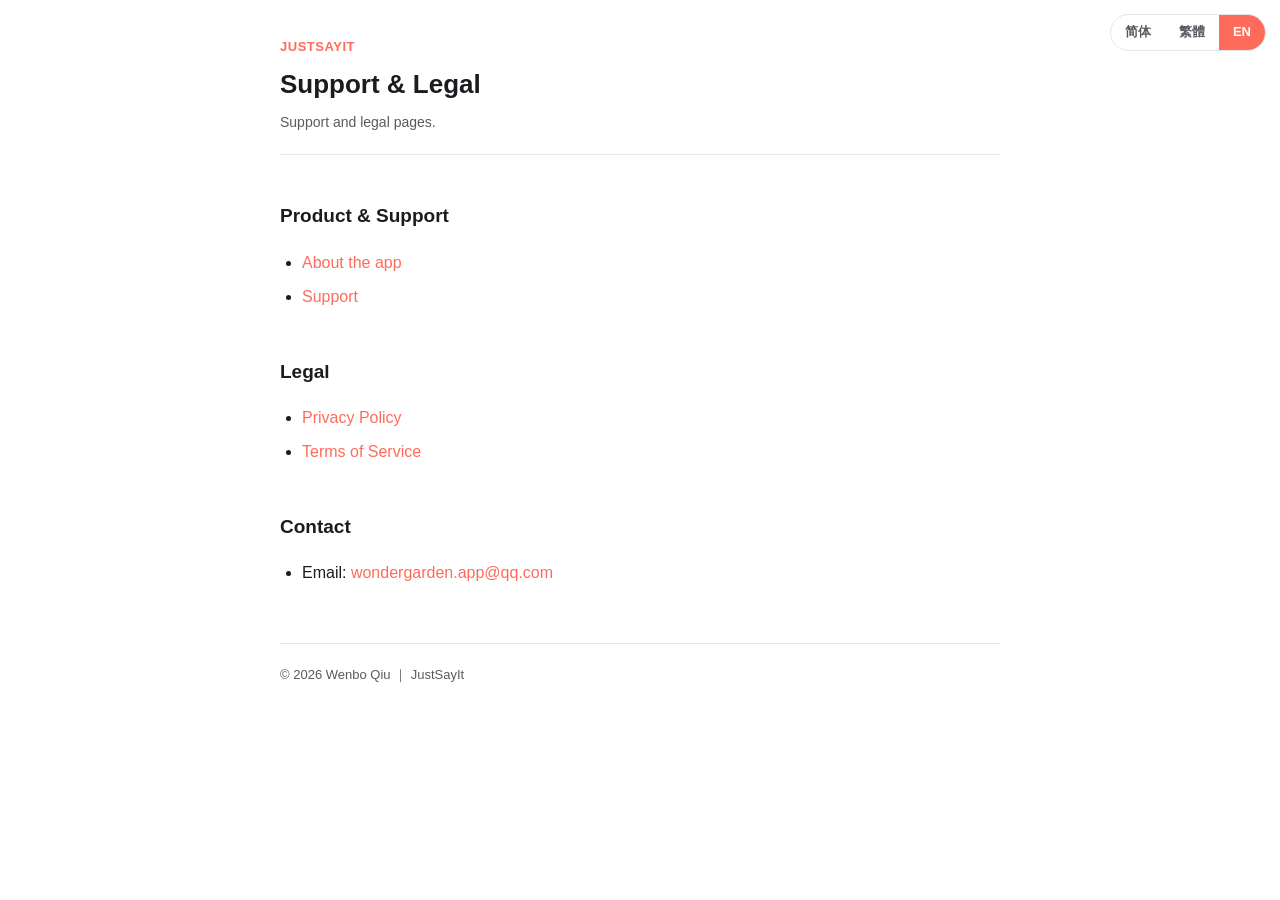
<file: index.html>
<!DOCTYPE html>
<html lang="zh-Hant">
<head>
  <meta charset="UTF-8" />
  <meta name="viewport" content="width=device-width, initial-scale=1.0" />
  <title>隨口說 · 脱口而出 · JustSayIt</title>
  <link rel="stylesheet" href="shared/base.css" />
  <style>
    .lang-switch {
      position: fixed; top: 14px; right: 14px; z-index: 20;
      display: inline-flex; background: var(--bg); border: 1px solid var(--border);
      border-radius: 999px; overflow: hidden; font-size: 13px; font-weight: 600;
    }
    .lang-switch button { border: none; background: transparent; color: var(--fg-muted); padding: 6px 14px; cursor: pointer; font: inherit; }
    .lang-switch button.on { background: var(--accent); color: #fff; }
    .lang-hant, .lang-hans, .lang-en { display: none; }
    body.l-hant .lang-hant { display: inline; }
    body.l-hans .lang-hans { display: inline; }
    body.l-en  .lang-en  { display: inline; }
  </style>
</head>
<body class="l-hant">
  <div class="lang-switch">
    <button data-lang="hans">简体</button>
    <button data-lang="hant" class="on">繁體</button>
    <button data-lang="en">EN</button>
  </div>

  <div class="wrap">
    <header class="doc-header">
      <span class="app">
        <span class="lang-hant">隨口說 · 道地英文脫口來</span>
        <span class="lang-hans">脱口而出 · 地道口语翻译</span>
        <span class="lang-en">JustSayIt</span>
      </span>
      <h1><span class="lang-hant">支援與法務</span><span class="lang-hans">支持与法务</span><span class="lang-en">Support &amp; Legal</span></h1>
      <p class="meta">
        <span class="lang-hant">各語言支援與法務頁面索引。</span>
        <span class="lang-hans">各语言支持与法务页面索引。</span>
        <span class="lang-en">Support and legal pages.</span>
      </p>
    </header>

    <h2><span class="lang-hant">產品與支援</span><span class="lang-hans">产品与支持</span><span class="lang-en">Product &amp; Support</span></h2>
    <ul>
      <li><a href="marketing.html"><span class="lang-hant">產品介紹</span><span class="lang-hans">产品介绍</span><span class="lang-en">About the app</span></a></li>
      <li><a href="support.html"><span class="lang-hant">技術支援</span><span class="lang-hans">技术支持</span><span class="lang-en">Support</span></a></li>
    </ul>

    <h2><span class="lang-hant">法務</span><span class="lang-hans">法务</span><span class="lang-en">Legal</span></h2>
    <ul>
      <li><a href="privacy.html"><span class="lang-hant">隱私權政策</span><span class="lang-hans">隐私政策</span><span class="lang-en">Privacy Policy</span></a></li>
      <li><a href="terms.html"><span class="lang-hant">服務條款</span><span class="lang-hans">服务条款</span><span class="lang-en">Terms of Service</span></a></li>
    </ul>

    <h2><span class="lang-hant">聯絡</span><span class="lang-hans">联系</span><span class="lang-en">Contact</span></h2>
    <ul>
      <li>Email: <a href="mailto:wondergarden.app@qq.com">wondergarden.app@qq.com</a></li>
    </ul>

    <footer class="doc-footer">
      © 2026 Wenbo Qiu ｜ <span class="lang-hant">隨口說</span><span class="lang-hans">脱口而出</span><span class="lang-en">JustSayIt</span>
    </footer>
  </div>

  <script>
    const btns = [...document.querySelectorAll(".lang-switch button")];
    function setLang(lang) {
      document.body.className = "l-" + lang;
      document.documentElement.lang = lang === "en" ? "en" : (lang === "hans" ? "zh-Hans" : "zh-Hant");
      btns.forEach(b => b.classList.toggle("on", b.dataset.lang === lang));
    }
    btns.forEach(b => b.addEventListener("click", () => setLang(b.dataset.lang)));
    const nav = (navigator.language || "").toLowerCase();
    let def = "hant";
    if (nav.startsWith("zh")) def = /(cn|sg|hans)/.test(nav) ? "hans" : "hant";
    else if (nav) def = "en";
    setLang(def);
  </script>
</body>
</html>
</file>
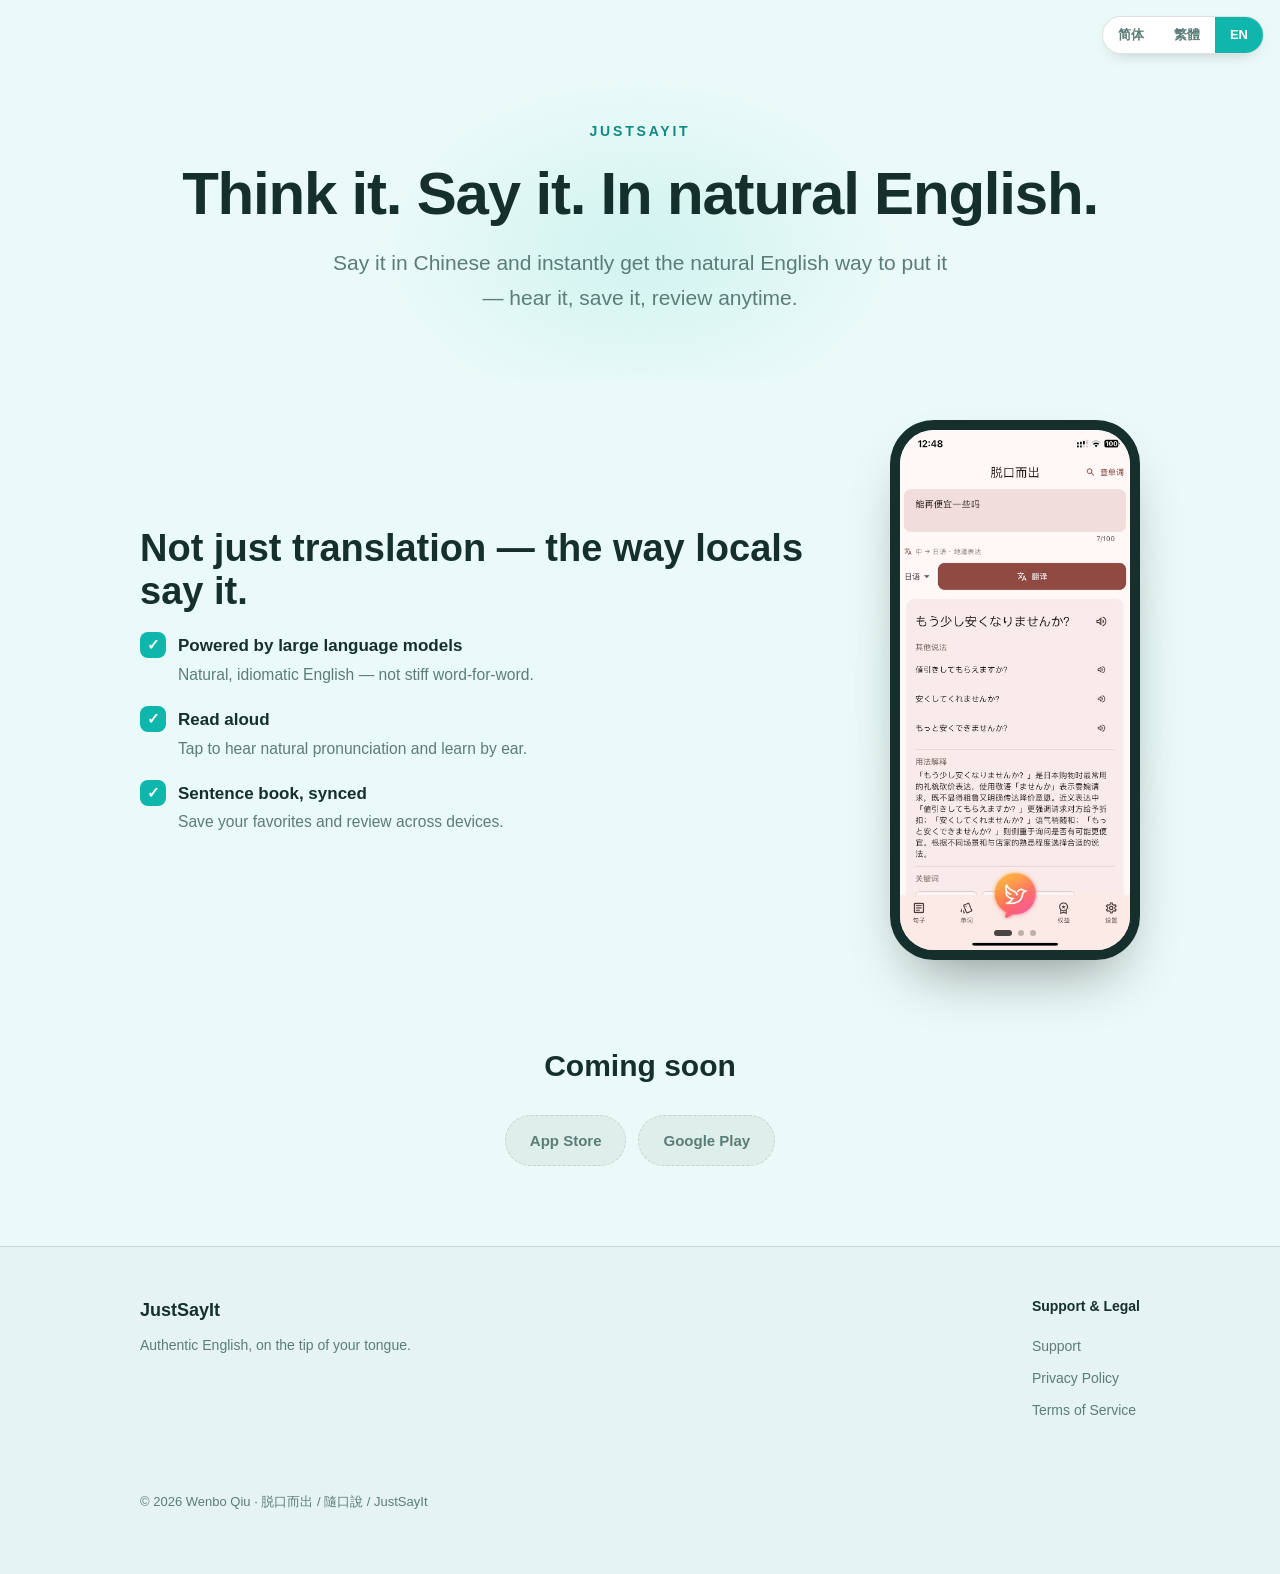
<file: marketing.html>
<!DOCTYPE html>
<html lang="zh-Hant">
<head>
  <meta charset="UTF-8" />
  <meta name="viewport" content="width=device-width, initial-scale=1.0" />
  <title>隨口說 · JustSayIt — 道地英文，脫口來</title>
  <meta name="description" content="隨口說 JustSayIt：說出中文，立刻得到道地的英文說法，聽發音、收藏到句子本，隨時回顧。" />
  <style>
    :root {
      color-scheme: light;
      --fg: #15302c;
      --fg-muted: #5c7d77;
      --bg: #eafaf8;
      --accent: #0fb6ac;
      --accent-dark: #0e8c84;
      --chip-bg: rgba(21, 48, 44, 0.06);
      --chip-border: rgba(21, 48, 44, 0.14);
      --frame: #15302c;
    }
    * { box-sizing: border-box; }
    html { -webkit-text-size-adjust: 100%; scroll-behavior: smooth; }
    body {
      margin: 0; color: var(--fg); background: var(--bg);
      font-family: -apple-system, BlinkMacSystemFont, "Segoe UI", "PingFang TC",
        "PingFang SC", "Microsoft JhengHei", "Microsoft YaHei", Roboto, Helvetica, Arial, sans-serif;
      line-height: 1.7; -webkit-font-smoothing: antialiased;
    }

    /* 语言切换 */
    .lang-switch {
      position: fixed; top: 16px; right: 16px; z-index: 20;
      display: inline-flex; background: #fff; border: 1px solid var(--chip-border);
      border-radius: 999px; overflow: hidden; font-size: 13px; font-weight: 600;
      box-shadow: 0 6px 18px -10px rgba(0,0,0,.3);
    }
    .lang-switch button {
      border: none; background: transparent; color: var(--fg-muted);
      padding: 7px 15px; cursor: pointer; font: inherit;
    }
    .lang-switch button.on { background: var(--accent); color: #fff; }
    .lang-hant, .lang-hans, .lang-en { display: none; }
    body.l-hant .lang-hant { display: inline; }
    body.l-hans .lang-hans { display: inline; }
    body.l-en  .lang-en  { display: inline; }

    .wrap { max-width: 1100px; margin: 0 auto; padding: 0 24px; }

    /* Hero */
    .hero { text-align: center; padding: 120px 24px 64px; position: relative; overflow: hidden; }
    .hero::after {
      content: ""; position: absolute; width: 70vw; height: 50vh; max-width: 720px;
      top: 6%; left: 50%; transform: translateX(-50%);
      background: radial-gradient(closest-side, #bdeee9, transparent 70%);
      opacity: .6; filter: blur(28px); z-index: 0; pointer-events: none;
    }
    .hero .logo {
      font-size: 14px; font-weight: 700; letter-spacing: .2em; text-transform: uppercase;
      color: var(--accent-dark); margin: 0 0 18px; position: relative; z-index: 1;
    }
    .hero h1 {
      font-size: clamp(34px, 7vw, 60px); line-height: 1.08; margin: 0 0 18px;
      font-weight: 800; letter-spacing: -.02em; position: relative; z-index: 1;
    }
    .hero .tagline {
      font-size: clamp(16px, 3.4vw, 21px); color: var(--fg-muted);
      max-width: 30em; margin: 0 auto; position: relative; z-index: 1;
    }

    /* 产品展示 */
    .showcase { padding: 40px 24px 80px; }
    .showcase-inner {
      display: flex; align-items: center; gap: clamp(24px, 6vw, 72px);
      max-width: 1000px; margin: 0 auto;
    }
    .showcase .copy { flex: 1; min-width: 0; }
    .showcase h2 { font-size: clamp(26px, 4.5vw, 38px); line-height: 1.15; margin: 0 0 18px; font-weight: 800; }
    .feat { list-style: none; padding: 0; margin: 0; }
    .feat li { display: flex; gap: 12px; margin: 16px 0; font-size: clamp(15px, 3vw, 17px); }
    .feat .ic {
      flex-shrink: 0; width: 26px; height: 26px; border-radius: 8px;
      background: var(--accent); color: #fff; display: grid; place-items: center;
      font-size: 15px; font-weight: 700;
    }
    .feat b { display: block; }
    .feat span.sub { color: var(--fg-muted); font-size: .92em; }

    /* 手机 */
    .device { flex-shrink: 0; position: relative; isolation: isolate; }
    .device::before {
      content: ""; position: absolute; inset: -16% -24%;
      background: radial-gradient(closest-side, var(--accent), transparent 72%);
      opacity: .2; filter: blur(30px); z-index: -1;
    }
    .phone {
      width: auto; height: clamp(420px, 60vh, 560px); aspect-ratio: 390 / 844;
      background: var(--frame); border-radius: 44px; padding: 10px;
      box-shadow: 0 30px 60px -24px rgba(0,0,0,.45);
    }
    .screen { position: relative; width: 100%; height: 100%; border-radius: 34px; overflow: hidden; background: #fff; }
    .screen img { position: absolute; inset: 0; width: 100%; height: 100%; object-fit: cover; opacity: 0; transition: opacity .8s ease; }
    .screen img.active { opacity: 1; }
    .dots { position: absolute; bottom: 14px; left: 0; right: 0; display: flex; justify-content: center; gap: 6px; }
    .dots span { width: 6px; height: 6px; border-radius: 999px; background: rgba(0,0,0,.25); transition: all .3s ease; }
    .dots span.on { background: rgba(0,0,0,.7); width: 18px; }

    /* 下载 */
    .downloads { text-align: center; padding: 0 24px 80px; }
    .downloads h2 { font-size: clamp(22px, 4vw, 30px); margin: 0 0 24px; font-weight: 800; }
    .links { display: flex; flex-wrap: wrap; gap: 12px; justify-content: center; }
    .chip {
      display: inline-flex; align-items: center; gap: 6px; font-size: 15px; font-weight: 600;
      padding: 12px 24px; border-radius: 999px; background: var(--chip-bg);
      border: 1px solid var(--chip-border); color: var(--fg); text-decoration: none;
      transition: transform .2s ease;
    }
    .chip:hover { transform: translateY(-2px); }
    .chip.disabled { color: var(--fg-muted); border-style: dashed; cursor: not-allowed; pointer-events: none; }

    /* 页脚 */
    .site-footer { border-top: 1px solid var(--chip-border); padding: 48px 24px; background: rgba(0,0,0,.025); }
    .footer-inner { max-width: 1000px; margin: 0 auto; display: flex; flex-wrap: wrap; gap: 40px; justify-content: space-between; }
    .foot-brand { font-size: 18px; font-weight: 800; margin: 0 0 8px; }
    .foot-col h4 { font-size: 14px; font-weight: 700; margin: 0 0 12px; }
    .foot-col a { display: block; font-size: 14px; color: var(--fg-muted); text-decoration: none; padding: 4px 0; }
    .foot-col a:hover { color: var(--accent-dark); }
    .foot-copy { width: 100%; margin-top: 24px; font-size: 13px; color: var(--fg-muted); }

    @media (max-width: 760px) {
      .hero { padding-top: 96px; }
      .showcase-inner { flex-direction: column-reverse; text-align: center; }
      .feat li { text-align: left; }
      .phone { height: auto; width: clamp(240px, 72vw, 320px); border-radius: 38px; }
    }
    @media (prefers-reduced-motion: reduce) {
      html { scroll-behavior: auto; }
      .screen img { transition: none; }
    }
  </style>
</head>
<body class="l-hant">
  <div class="lang-switch">
    <button data-lang="hans">简体</button>
    <button data-lang="hant" class="on">繁體</button>
    <button data-lang="en">EN</button>
  </div>

  <!-- Hero -->
  <section class="hero">
    <p class="logo">
      <span class="lang-hant">隨口說 · JustSayIt</span>
      <span class="lang-hans">脱口而出 · JustSayIt</span>
      <span class="lang-en">JustSayIt</span>
    </p>
    <h1>
      <span class="lang-hant">心有所想，道地英文脫口來。</span>
      <span class="lang-hans">心有所想，脱口而出。</span>
      <span class="lang-en">Think it. Say it. In natural English.</span>
    </h1>
    <p class="tagline">
      <span class="lang-hant">說出中文，立刻得到道地的英文說法，聽發音、收藏到句子本，隨時回顧。</span>
      <span class="lang-hans">说出中文，立刻得到地道的英语说法，听发音、收藏到句子本，随时回顾。</span>
      <span class="lang-en">Say it in Chinese and instantly get the natural English way to put it — hear it, save it, review anytime.</span>
    </p>
  </section>

  <!-- 展示 -->
  <section class="showcase">
    <div class="showcase-inner">
      <div class="copy">
        <h2>
          <span class="lang-hant">不只是翻譯，是「道地的說法」。</span>
          <span class="lang-hans">不只是翻译，是"地道的说法"。</span>
          <span class="lang-en">Not just translation — the way locals say it.</span>
        </h2>
        <ul class="feat">
          <li>
            <span class="ic">✓</span>
            <span>
              <b><span class="lang-hant">大型語言模型驅動</span><span class="lang-hans">大语言模型驱动</span><span class="lang-en">Powered by large language models</span></b>
              <span class="sub"><span class="lang-hant">給出自然、道地的英文，而非生硬直譯。</span><span class="lang-hans">给出自然、地道的英语，而非生硬直译。</span><span class="lang-en">Natural, idiomatic English — not stiff word-for-word.</span></span>
            </span>
          </li>
          <li>
            <span class="ic">✓</span>
            <span>
              <b><span class="lang-hant">朗讀發音</span><span class="lang-hans">朗读发音</span><span class="lang-en">Read aloud</span></b>
              <span class="sub"><span class="lang-hant">點一下聽道地發音，邊聽邊學。</span><span class="lang-hans">点一下听地道发音，边听边学。</span><span class="lang-en">Tap to hear natural pronunciation and learn by ear.</span></span>
            </span>
          </li>
          <li>
            <span class="ic">✓</span>
            <span>
              <b><span class="lang-hant">句子本雲端同步</span><span class="lang-hans">句子本云同步</span><span class="lang-en">Sentence book, synced</span></b>
              <span class="sub"><span class="lang-hant">收藏好句，多台裝置隨時回顧。</span><span class="lang-hans">收藏好句，多台设备随时回顾。</span><span class="lang-en">Save your favorites and review across devices.</span></span>
            </span>
          </li>
        </ul>
      </div>
      <div class="device">
        <div class="phone">
          <div class="screen">
            <img src="assets/web/screen-1.jpg" width="800" height="1736" alt="隨口說 app 截图 1" class="active" decoding="async" />
            <img src="assets/web/screen-2.jpg" width="800" height="1736" alt="隨口說 app 截图 2" loading="lazy" decoding="async" />
            <img src="assets/web/screen-3.jpg" width="800" height="1736" alt="隨口說 app 截图 3" loading="lazy" decoding="async" />
            <div class="dots"><span class="on"></span><span></span><span></span></div>
          </div>
        </div>
      </div>
    </div>
  </section>

  <!-- 下载 -->
  <section class="downloads">
    <h2>
      <span class="lang-hant">即將上架</span>
      <span class="lang-hans">即将上架</span>
      <span class="lang-en">Coming soon</span>
    </h2>
    <div class="links">
      <a class="chip disabled" aria-disabled="true" role="link">App Store</a>
      <a class="chip disabled" aria-disabled="true" role="link">Google Play</a>
    </div>
  </section>

  <!-- 页脚 -->
  <footer class="site-footer">
    <div class="footer-inner">
      <div>
        <p class="foot-brand">
          <span class="lang-hant">隨口說 · JustSayIt</span>
          <span class="lang-hans">脱口而出 · JustSayIt</span>
          <span class="lang-en">JustSayIt</span>
        </p>
        <p style="margin:0;color:var(--fg-muted);font-size:14px;">
          <span class="lang-hant">道地英文，脫口來。</span>
          <span class="lang-hans">地道口语翻译。</span>
          <span class="lang-en">Authentic English, on the tip of your tongue.</span>
        </p>
      </div>
      <div class="foot-col">
        <h4><span class="lang-hant">支援與法務</span><span class="lang-hans">支持与法务</span><span class="lang-en">Support &amp; Legal</span></h4>
        <a href="support.html"><span class="lang-hant">技術支援</span><span class="lang-hans">技术支持</span><span class="lang-en">Support</span></a>
        <a href="privacy.html"><span class="lang-hant">隱私權政策</span><span class="lang-hans">隐私政策</span><span class="lang-en">Privacy Policy</span></a>
        <a href="terms.html"><span class="lang-hant">服務條款</span><span class="lang-hans">服务条款</span><span class="lang-en">Terms of Service</span></a>
      </div>
      <p class="foot-copy">© 2026 Wenbo Qiu · 脱口而出 / 隨口說 / JustSayIt</p>
    </div>
  </footer>

  <script>
    /* 语言切换：hans 简体 / hant 繁體 / en */
    const btns = [...document.querySelectorAll(".lang-switch button")];
    function setLang(lang) {
      document.body.className = "l-" + lang;
      document.documentElement.lang = lang === "en" ? "en" : (lang === "hans" ? "zh-Hans" : "zh-Hant");
      btns.forEach(b => b.classList.toggle("on", b.dataset.lang === lang));
    }
    btns.forEach(b => b.addEventListener("click", () => setLang(b.dataset.lang)));
    /* 按浏览器语言默认 */
    const nav = (navigator.language || "").toLowerCase();
    let def = "hant";
    if (nav.startsWith("zh")) def = /(cn|sg|hans)/.test(nav) ? "hans" : "hant";
    else if (nav) def = "en";
    setLang(def);

    /* 截图轮播 */
    const screen = document.querySelector(".screen");
    const slides = [...screen.querySelectorAll("img")];
    const dotEls = [...screen.querySelectorAll(".dots span")];
    let idx = 0;
    setInterval(() => {
      slides[idx].classList.remove("active"); dotEls[idx].classList.remove("on");
      idx = (idx + 1) % slides.length;
      slides[idx].classList.add("active"); dotEls[idx].classList.add("on");
    }, 3200);
  </script>
</body>
</html>
</file>
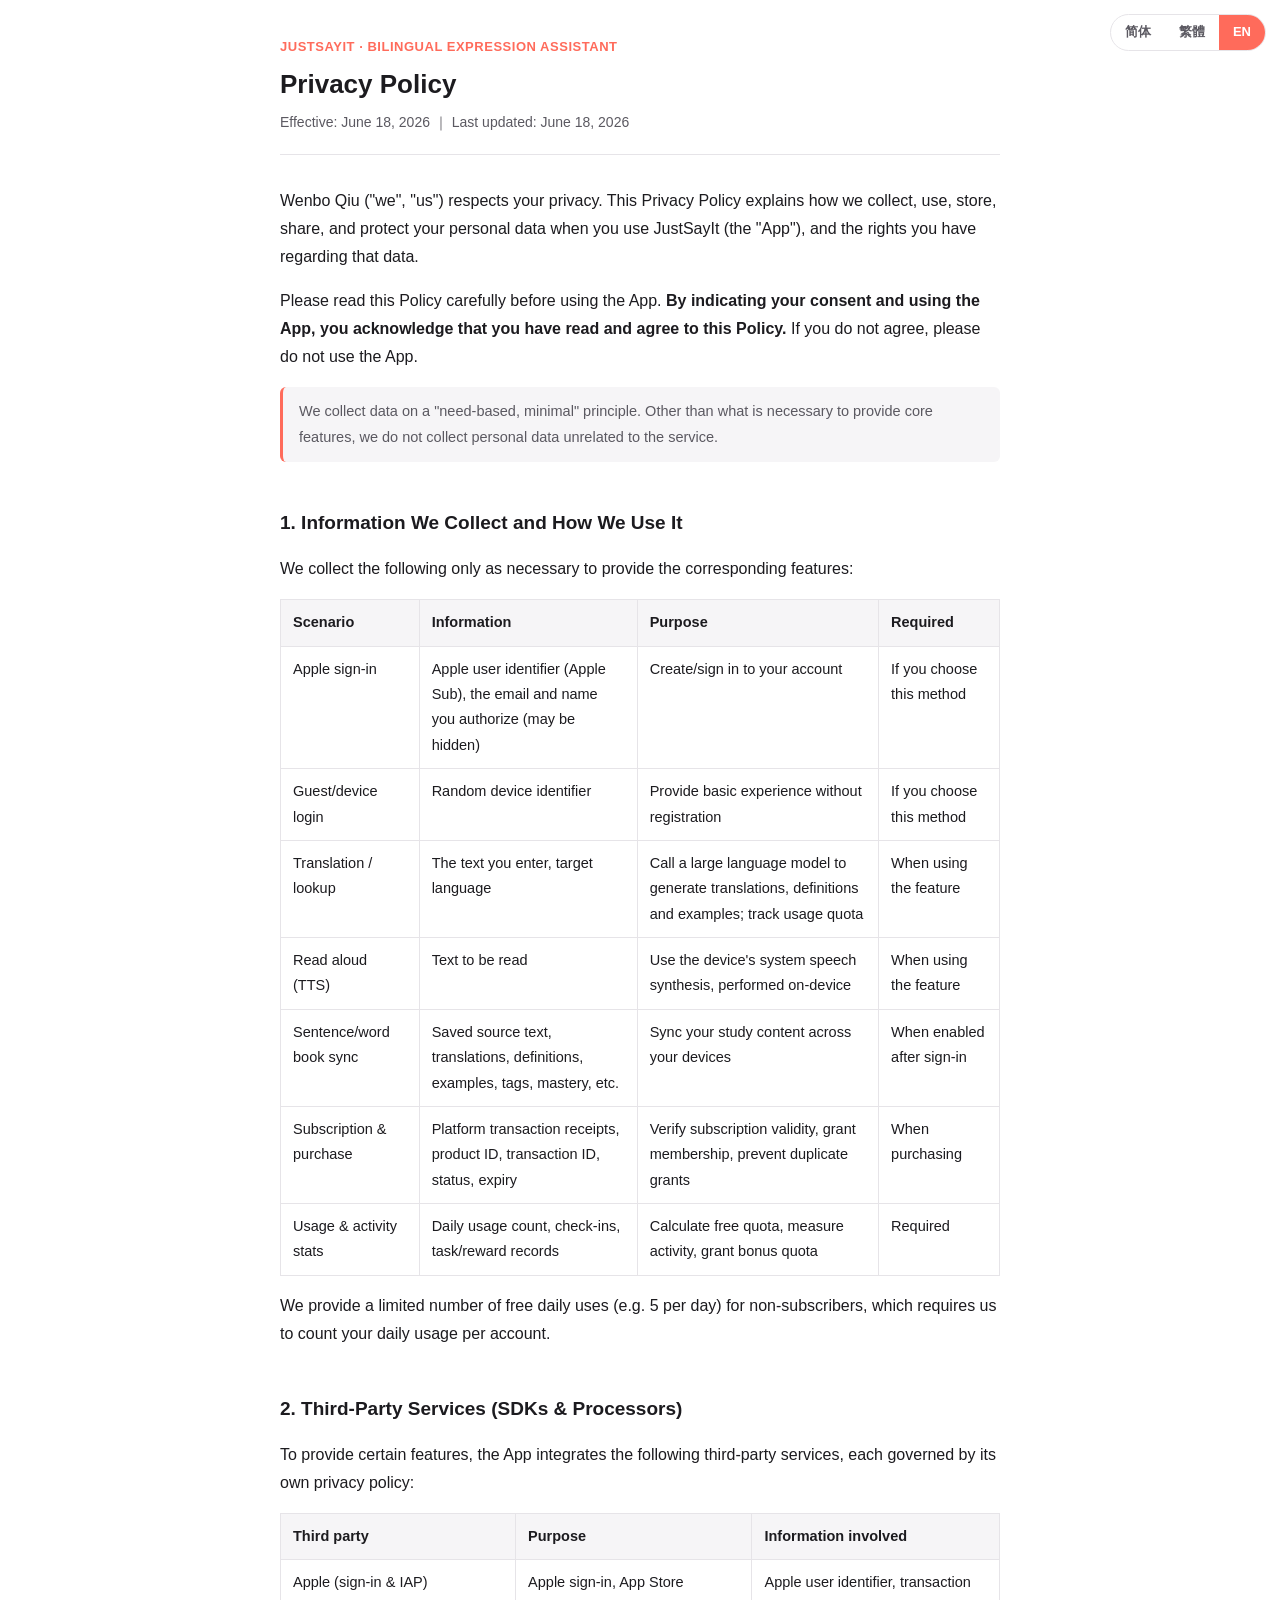
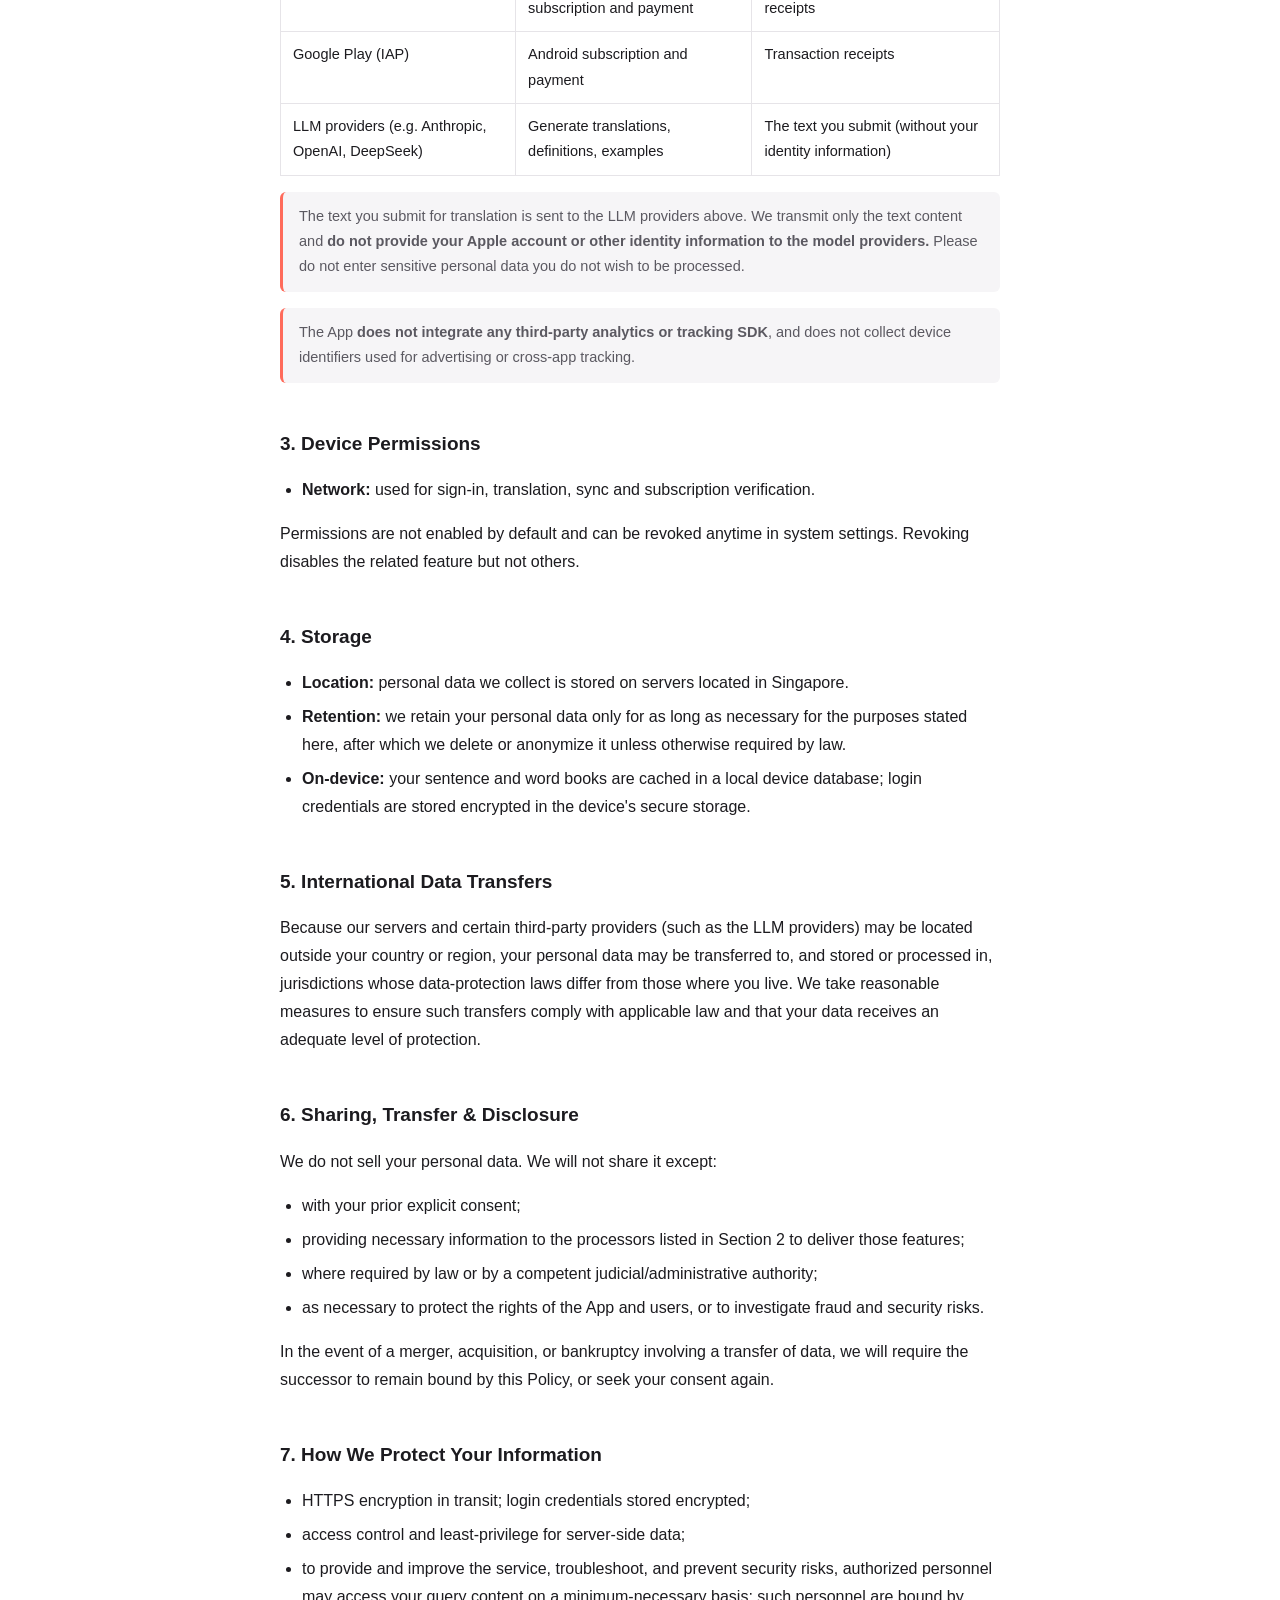
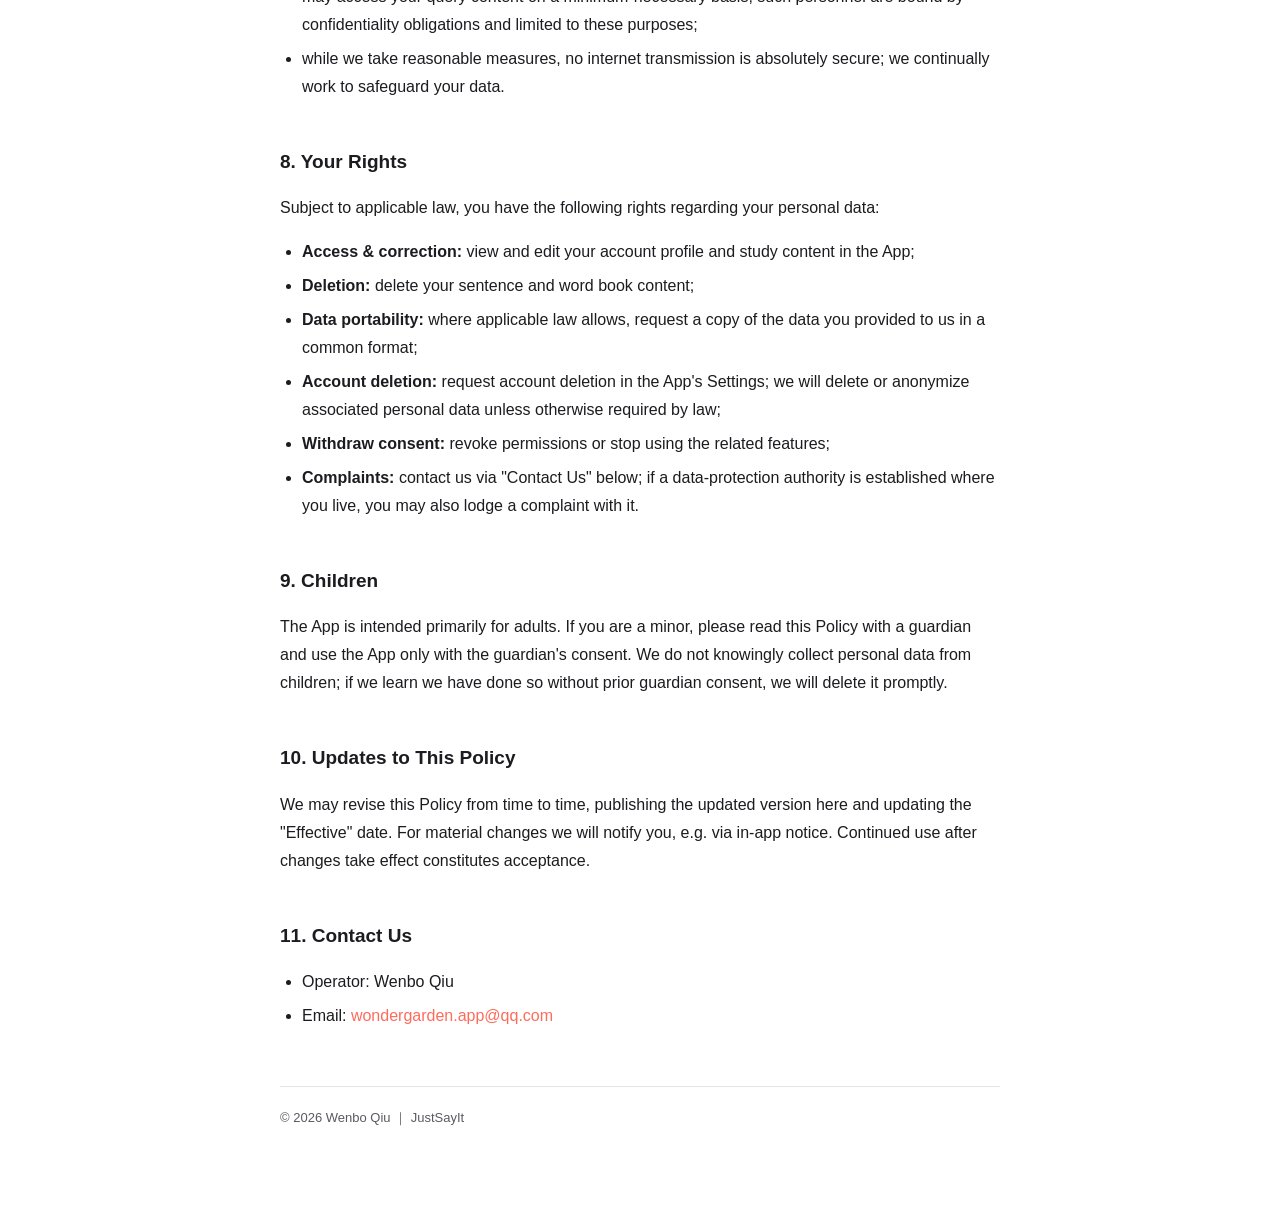
<file: privacy.html>
<!DOCTYPE html>
<html lang="zh-Hant">
<head>
  <meta charset="UTF-8" />
  <meta name="viewport" content="width=device-width, initial-scale=1.0" />
  <meta name="robots" content="index,follow" />
  <title>隱私權政策 · 隐私政策 · Privacy Policy</title>
  <link rel="stylesheet" href="shared/base.css" />
  <style>
    .lang-switch {
      position: fixed; top: 14px; right: 14px; z-index: 20;
      display: inline-flex; background: var(--bg); border: 1px solid var(--border);
      border-radius: 999px; overflow: hidden; font-size: 13px; font-weight: 600;
    }
    .lang-switch button { border: none; background: transparent; color: var(--fg-muted); padding: 6px 14px; cursor: pointer; font: inherit; }
    .lang-switch button.on { background: var(--accent); color: #fff; }
    .lang-hant, .lang-hans, .lang-en { display: none; }
    body.l-hant .lang-hant { display: block; }
    body.l-hans .lang-hans { display: block; }
    body.l-en  .lang-en  { display: block; }
  </style>
</head>
<body class="l-hant">
  <div class="lang-switch">
    <button data-lang="hans">简体</button>
    <button data-lang="hant" class="on">繁體</button>
    <button data-lang="en">EN</button>
  </div>

  <!-- ───────── 繁體中文 ───────── -->
  <div class="wrap lang-hant">
    <header class="doc-header">
      <span class="app">隨口說 · 道地英文脫口來</span>
      <h1>隱私權政策</h1>
      <p class="meta">生效日期：2026 年 6 月 18 日 ｜ 最後更新：2026 年 6 月 18 日</p>
    </header>

    <p>
      Wenbo Qiu（以下簡稱「我們」）非常重視您的個人資料與隱私保護。本《隱私權政策》旨在向您說明，當您使用
      隨口說（道地英文脫口來，以下簡稱「本應用程式」）時，我們如何蒐集、使用、儲存、分享與保護您的個人資料，以及您就個人資料所享有的權利。
    </p>
    <p>
      請您在使用本應用程式前仔細閱讀並充分理解本政策。<strong>當您勾選同意並開始使用本應用程式，即表示您已閱讀並同意本政策之全部內容。</strong>
      若您不同意本政策，您可選擇不使用本應用程式。
    </p>

    <div class="note">
      本應用程式以「按需授權、最小蒐集」為原則。除完成核心功能所必需者外，我們不會強制蒐集與服務無關的個人資料。
    </div>

    <h2>一、我們如何蒐集與使用您的個人資料</h2>
    <p>我們僅在為實現以下功能所必需時，蒐集相應資料：</p>
    <table>
      <thead>
        <tr><th>使用情境</th><th>蒐集的資料</th><th>用途</th><th>是否必需</th></tr>
      </thead>
      <tbody>
        <tr><td>Apple 帳號登入</td><td>Apple 使用者識別碼（Apple Sub）、您授權的電子郵件與暱稱（可隱藏）</td><td>建立／登入帳號</td><td>選擇此方式時必需</td></tr>
        <tr><td>訪客／裝置登入</td><td>隨機裝置識別碼</td><td>在不註冊的情況下提供基礎體驗</td><td>選擇此方式時必需</td></tr>
        <tr><td>翻譯／查詞</td><td>您輸入的文字內容、目標語言</td><td>呼叫大型語言模型生成翻譯、釋義與例句，並統計用量額度</td><td>使用該功能時必需</td></tr>
        <tr><td>朗讀（TTS）</td><td>待朗讀的文字</td><td>呼叫裝置系統語音合成進行朗讀，於裝置本機完成</td><td>使用該功能時必需</td></tr>
        <tr><td>句子本／單字本雲端同步</td><td>您收藏的原句、譯文、釋義、例句、標籤、熟練度等</td><td>在您的多台裝置間同步您的學習內容</td><td>登入後開啟時必需</td></tr>
        <tr><td>訂閱與應用程式內購買</td><td>平台交易憑證、訂閱產品 ID、交易編號、訂閱狀態與到期時間</td><td>核驗訂閱有效性、開通會員權益、防止重複發放</td><td>購買時必需</td></tr>
        <tr><td>用量與活躍統計</td><td>每日使用次數、簽到紀錄、任務／獎勵紀錄</td><td>計算免費額度、統計活躍度、發放獎勵額度</td><td>必需</td></tr>
      </tbody>
    </table>
    <p>我們每日為未訂閱使用者提供有限次數的免費使用額度（如每日 5 次），為此需按帳號記錄您的當日使用次數。</p>

    <h2>二、我們如何使用第三方服務（SDK 及受託處理者）</h2>
    <p>為實現特定功能，本應用程式接入了以下第三方服務。這些第三方在其各自的隱私權政策約束下處理相關資料，建議您一併閱讀：</p>
    <table>
      <thead><tr><th>第三方</th><th>用途</th><th>涉及的資料</th></tr></thead>
      <tbody>
        <tr><td>Apple（登入與內購）</td><td>Apple 帳號登入、App Store 訂閱與付款</td><td>Apple 使用者識別碼、交易憑證</td></tr>
        <tr><td>Google Play（內購）</td><td>Android 端訂閱與付款</td><td>交易憑證</td></tr>
        <tr><td>大型語言模型服務商<br/>（如 Anthropic、OpenAI、DeepSeek 等）</td><td>生成翻譯、釋義、例句等內容</td><td>您輸入的待翻譯／查詢文字（不含您的身分資訊）</td></tr>
      </tbody>
    </table>
    <div class="note">
      您輸入的待翻譯文字會傳送至上述大型語言模型服務商進行處理。我們僅傳輸文字內容本身，<strong>不會將您的 Apple 帳號等身分資訊一併提供給模型服務商</strong>。請勿在翻譯／查詢內容中輸入您不希望被處理的敏感個人資料。
    </div>
    <div class="note">
      本應用程式<strong>不接入任何第三方統計或追蹤 SDK</strong>，亦不蒐集用於廣告或跨應用追蹤的裝置識別碼。
    </div>

    <h2>三、裝置權限呼叫說明</h2>
    <ul>
      <li><strong>網路：</strong>用於登入、翻譯、同步及訂閱核驗等連網功能。</li>
    </ul>
    <p>上述權限均不會預設開啟，您可隨時於系統設定中關閉。關閉後相關功能將無法使用，但不影響其他功能。</p>

    <h2>四、資料的儲存</h2>
    <ul>
      <li><strong>儲存地點：</strong>我們蒐集的個人資料儲存於新加坡的伺服器。</li>
      <li><strong>儲存期限：</strong>我們僅在實現本政策所述目的所必需的期間內保留您的個人資料；超出期限後，我們將予以刪除或匿名化處理，法律另有規定者除外。</li>
      <li><strong>本機儲存：</strong>您的句子本、單字本等學習資料會快取於裝置本機資料庫中，登入憑證以加密方式儲存於裝置安全儲存區。</li>
    </ul>

    <h2>五、個人資料的跨境傳輸</h2>
    <p>由於我們的伺服器與部分第三方服務商（例如大型語言模型服務商）可能位於您所在國家／地區之外，您的個人資料可能會被傳輸至並儲存或處理於其他司法管轄區。該等地區的資料保護法律可能與您所在地不同。我們將採取合理措施，確保此類傳輸符合適用法律，並對您的資料給予適當保護。</p>

    <h2>六、資料的分享、轉讓與公開揭露</h2>
    <p>我們不會出售您的個人資料。除以下情形外，我們不會與任何第三方分享您的個人資料：</p>
    <ul>
      <li>事先取得您的明確同意；</li>
      <li>為實現「第二節」所述功能而向相應受託處理者提供必要資料；</li>
      <li>依法律規定、司法或行政機關之強制性要求；</li>
      <li>為維護本應用程式及使用者的合法權益、排查詐欺與安全風險所必需。</li>
    </ul>
    <p>如發生合併、收購或破產清算等導致資料轉讓之情形，我們將要求承接方繼續受本政策約束，否則將要求其重新取得您的同意。</p>

    <h2>七、我們如何保護您的資料</h2>
    <ul>
      <li>傳輸層採用 HTTPS 加密，登入憑證以加密形式儲存；</li>
      <li>對伺服器端資料存取實施權限控制與最小授權；</li>
      <li>為提供與改善服務、排查故障及防範安全風險，經授權的工作人員可能在最小必要範圍內存取您的查詢內容，相關人員負有保密義務，且僅限於上述目的；</li>
      <li>儘管我們採取了合理的安全措施，但請您理解，網際網路環境並非絕對安全，我們將持續努力保障您的資料安全。</li>
    </ul>

    <h2>八、您的權利</h2>
    <p>在符合適用法律的前提下，您有權對您的個人資料行使以下權利：</p>
    <ul>
      <li><strong>查詢與更正：</strong>您可於應用程式內查看並修改帳號資料、學習內容；</li>
      <li><strong>刪除：</strong>您可刪除您的句子本、單字本等內容；</li>
      <li><strong>資料可攜：</strong>在適用法律允許的範圍內，您可要求以通用格式取得您提供予我們的資料；</li>
      <li><strong>註銷帳號：</strong>您可於應用程式內「設定」中申請註銷帳號。帳號註銷後，我們將刪除或匿名化與您帳號關聯的個人資料，法律另有要求者除外；</li>
      <li><strong>撤回同意：</strong>您可透過關閉系統權限或停止使用相關功能撤回授權；</li>
      <li><strong>申訴與反饋：</strong>您可透過本政策「聯絡我們」載明的方式與我們聯絡；若您所在地設有個人資料保護主管機關，您亦有權向其提出申訴。</li>
    </ul>

    <h2>九、未成年人保護</h2>
    <p>本應用程式主要面向成年人。若您為未成年人，請在監護人陪同下閱讀本政策，並在取得監護人同意後使用本應用程式。我們不會在明知對方為兒童的情況下，主動蒐集其個人資料；如發現在未事先取得監護人同意的情況下蒐集了兒童個人資料，我們將儘快刪除。</p>

    <h2>十、本政策的更新</h2>
    <p>我們可能適時修訂本政策。修訂後我們將在本頁面公布更新後的版本並更新「生效日期」。對於重大變更，我們會透過應用程式內提示等方式另行告知。變更生效後您繼續使用本應用程式，即視為您接受修訂後的政策。</p>

    <h2>十一、聯絡我們</h2>
    <p>如您對本政策或個人資料保護有任何疑問、意見或申訴，可透過以下方式與我們聯絡：</p>
    <ul>
      <li>營運方：Wenbo Qiu</li>
      <li>聯絡信箱：<a href="mailto:wondergarden.app@qq.com">wondergarden.app@qq.com</a></li>
    </ul>
    <p>我們將在收到您的請求後，於法律規定的期限內予以回覆。</p>

    <footer class="doc-footer">© 2026 Wenbo Qiu ｜ 隨口說 道地英文脫口來</footer>
  </div>

  <!-- ───────── 简体中文 ───────── -->
  <div class="wrap lang-hans">
    <header class="doc-header">
      <span class="app">脱口而出 · 地道口语翻译</span>
      <h1>隐私政策</h1>
      <p class="meta">生效日期：2026 年 6 月 18 日 ｜ 最近更新：2026 年 6 月 18 日</p>
    </header>

    <p>
      Wenbo Qiu（以下简称"我们"）非常重视您的个人信息与隐私保护。本《隐私政策》旨在向您说明，当您使用
      脱口而出（地道口语翻译，以下简称"本应用"）时，我们如何收集、使用、存储、共享与保护您的个人信息，以及您就个人信息所享有的权利。
    </p>
    <p>
      请您在使用本应用前仔细阅读并充分理解本政策。<strong>当您勾选同意并开始使用本应用，即表示您已阅读并同意本政策的全部内容。</strong>
      如您不同意本政策，您可以选择不使用本应用。
    </p>

    <div class="note">
      本应用以"按需授权、最小收集"为原则。除完成核心功能所必需外，我们不会强制收集与服务无关的个人信息。
    </div>

    <h2>一、我们如何收集与使用您的个人信息</h2>
    <p>我们仅在为实现以下功能所必需时，收集相应信息：</p>
    <table>
      <thead>
        <tr><th>使用场景</th><th>收集的信息</th><th>用途</th><th>是否必需</th></tr>
      </thead>
      <tbody>
        <tr><td>Apple 账号登录</td><td>Apple 用户标识（Apple Sub）、您授权的邮箱与昵称（可隐藏）</td><td>创建／登录账号</td><td>选择此方式时必需</td></tr>
        <tr><td>游客／设备登录</td><td>随机设备标识</td><td>在不注册的情况下提供基础体验</td><td>选择此方式时必需</td></tr>
        <tr><td>翻译／查词</td><td>您输入的文本内容、目标语言</td><td>调用大语言模型生成翻译、释义与例句，并统计用量额度</td><td>使用该功能时必需</td></tr>
        <tr><td>朗读（TTS）</td><td>待朗读的文本</td><td>调用设备系统语音合成进行朗读，在设备本地完成</td><td>使用该功能时必需</td></tr>
        <tr><td>句子本／词汇本云同步</td><td>您收藏的原句、译文、释义、例句、标签、掌握度等</td><td>在您的多台设备间同步您的学习内容</td><td>登录后开启时必需</td></tr>
        <tr><td>订阅与应用内购买</td><td>平台交易凭证、订阅产品 ID、交易号、订阅状态与到期时间</td><td>核验订阅有效性、开通会员权益、防止重复发放</td><td>购买时必需</td></tr>
        <tr><td>用量与活跃统计</td><td>每日使用次数、签到记录、任务／奖励记录</td><td>计算免费额度、统计活跃度、发放奖励额度</td><td>必需</td></tr>
      </tbody>
    </table>
    <p>我们每日为未订阅用户提供有限次数的免费使用额度（如每日 5 次），为此需按账号记录您的当日使用次数。</p>

    <h2>二、我们如何使用第三方服务（SDK 及受托处理者）</h2>
    <p>为实现特定功能，本应用接入了以下第三方服务。这些第三方在其各自的隐私政策约束下处理相关信息，建议您一并阅读：</p>
    <table>
      <thead><tr><th>第三方</th><th>用途</th><th>涉及的信息</th></tr></thead>
      <tbody>
        <tr><td>Apple（登录与内购）</td><td>Apple 账号登录、App Store 订阅与支付</td><td>Apple 用户标识、交易凭证</td></tr>
        <tr><td>Google Play（内购）</td><td>Android 端订阅与支付</td><td>交易凭证</td></tr>
        <tr><td>大语言模型服务商<br/>（如 Anthropic、OpenAI、DeepSeek 等）</td><td>生成翻译、释义、例句等内容</td><td>您输入的待翻译／查询文本（不含您的身份信息）</td></tr>
      </tbody>
    </table>
    <div class="note">
      您输入的待翻译文本会发送至上述大语言模型服务商进行处理。我们仅传输文本内容本身，<strong>不会将您的 Apple 账号等身份信息一并提供给模型服务商</strong>。请勿在翻译／查询内容中输入您不希望被处理的敏感个人信息。
    </div>
    <div class="note">
      本应用<strong>不接入任何第三方统计或追踪 SDK</strong>，亦不收集用于广告或跨应用追踪的设备标识符。
    </div>

    <h2>三、设备权限调用说明</h2>
    <ul>
      <li><strong>网络：</strong>用于登录、翻译、同步及订阅校验等联网功能。</li>
    </ul>
    <p>上述权限均不会默认开启，您可随时在系统设置中关闭。关闭后相关功能将无法使用，但不影响其他功能。</p>

    <h2>四、信息的存储</h2>
    <ul>
      <li><strong>存储地点：</strong>我们收集的个人信息存储于新加坡的服务器。</li>
      <li><strong>存储期限：</strong>我们仅在实现本政策所述目的所必需的期间内保留您的个人信息；超出期限后，我们将对其删除或匿名化处理，法律法规另有规定的除外。</li>
      <li><strong>本地存储：</strong>您的句子本、词汇本等学习数据会缓存在设备本地数据库中，登录凭证以加密方式存储于设备安全存储区。</li>
    </ul>

    <h2>五、个人信息的跨境传输</h2>
    <p>由于我们的服务器与部分第三方服务商（例如大语言模型服务商）可能位于您所在国家／地区之外，您的个人信息可能会被传输至并存储或处理于其他司法管辖区。这些地区的数据保护法律可能与您所在地不同。我们将采取合理措施，确保此类传输符合适用法律，并对您的信息给予适当保护。</p>

    <h2>六、信息的共享、转让与公开披露</h2>
    <p>我们不会出售您的个人信息。除以下情形外，我们不会与任何第三方共享您的个人信息：</p>
    <ul>
      <li>事先获得您的明确同意；</li>
      <li>为实现"第二节"所述功能而向相应受托处理者提供必要信息；</li>
      <li>根据法律法规、司法或行政机关的强制性要求；</li>
      <li>为维护本应用及用户的合法权益、排查欺诈与安全风险所必需。</li>
    </ul>
    <p>如发生合并、收购或破产清算等导致信息转让的情形，我们将要求承接方继续受本政策约束，否则将要求其重新征得您的同意。</p>

    <h2>七、我们如何保护您的信息</h2>
    <ul>
      <li>传输层采用 HTTPS 加密，登录凭证以加密形式存储；</li>
      <li>对服务端数据访问实施权限控制与最小授权；</li>
      <li>为提供和改进服务、排查故障及防范安全风险，经授权的工作人员可能在最小必要范围内访问您的查询内容，相关人员负有保密义务，且仅限于上述目的；</li>
      <li>尽管我们采取了合理的安全措施，但请您理解，互联网环境并非绝对安全，我们将持续努力保障您的信息安全。</li>
    </ul>

    <h2>八、您的权利</h2>
    <p>在符合适用法律的前提下，您有权对您的个人信息行使以下权利：</p>
    <ul>
      <li><strong>查询与更正：</strong>您可在应用内查看并修改账号资料、学习内容；</li>
      <li><strong>删除：</strong>您可删除您的句子本、词汇本等内容；</li>
      <li><strong>数据可携：</strong>在适用法律允许的范围内，您可要求以通用格式获取您提供给我们的数据；</li>
      <li><strong>注销账号：</strong>您可在应用内"设置"中申请注销账号。账号注销后，我们将删除或匿名化与您账号关联的个人信息，法律法规另有要求的除外；</li>
      <li><strong>撤回同意：</strong>您可通过关闭系统权限或停止使用相关功能撤回授权；</li>
      <li><strong>投诉与反馈：</strong>您可通过本政策"联系我们"载明的方式与我们联系；若您所在地设有个人信息保护主管机关，您也有权向其投诉。</li>
    </ul>

    <h2>九、未成年人保护</h2>
    <p>本应用主要面向成年人。若您为未成年人，请在监护人陪同下阅读本政策，并在征得监护人同意后使用本应用。我们不会在明知对方为儿童的情况下，主动收集其个人信息；如发现在未事先获得监护人同意的情况下收集了儿童个人信息，我们将尽快删除。</p>

    <h2>十、本政策的更新</h2>
    <p>我们可能适时修订本政策。修订后我们将在本页面公布更新后的版本并更新"生效日期"。对于重大变更，我们会通过应用内提示等方式另行告知。变更生效后您继续使用本应用，即视为您接受修订后的政策。</p>

    <h2>十一、联系我们</h2>
    <p>如您对本政策或个人信息保护有任何疑问、意见或投诉，可通过以下方式与我们联系：</p>
    <ul>
      <li>运营方：Wenbo Qiu</li>
      <li>联系邮箱：<a href="mailto:wondergarden.app@qq.com">wondergarden.app@qq.com</a></li>
    </ul>
    <p>我们将在收到您的请求后，于法律规定的期限内予以回复。</p>

    <footer class="doc-footer">© 2026 Wenbo Qiu ｜ 脱口而出 地道口语翻译</footer>
  </div>

  <!-- ───────── English ───────── -->
  <div class="wrap lang-en">
    <header class="doc-header">
      <span class="app">JustSayIt · Bilingual Expression Assistant</span>
      <h1>Privacy Policy</h1>
      <p class="meta">Effective: June 18, 2026 ｜ Last updated: June 18, 2026</p>
    </header>

    <p>
      Wenbo Qiu ("we", "us") respects your privacy. This Privacy Policy
      explains how we collect, use, store, share, and protect your personal data when you use JustSayIt
      (the "App"), and the rights you have regarding that data.
    </p>
    <p>
      Please read this Policy carefully before using the App.
      <strong>By indicating your consent and using the App, you acknowledge that you have read and agree to this Policy.</strong>
      If you do not agree, please do not use the App.
    </p>

    <div class="note">
      We collect data on a "need-based, minimal" principle. Other than what is necessary to provide core
      features, we do not collect personal data unrelated to the service.
    </div>

    <h2>1. Information We Collect and How We Use It</h2>
    <p>We collect the following only as necessary to provide the corresponding features:</p>
    <table>
      <thead>
        <tr><th>Scenario</th><th>Information</th><th>Purpose</th><th>Required</th></tr>
      </thead>
      <tbody>
        <tr><td>Apple sign-in</td><td>Apple user identifier (Apple Sub), the email and name you authorize (may be hidden)</td><td>Create/sign in to your account</td><td>If you choose this method</td></tr>
        <tr><td>Guest/device login</td><td>Random device identifier</td><td>Provide basic experience without registration</td><td>If you choose this method</td></tr>
        <tr><td>Translation / lookup</td><td>The text you enter, target language</td><td>Call a large language model to generate translations, definitions and examples; track usage quota</td><td>When using the feature</td></tr>
        <tr><td>Read aloud (TTS)</td><td>Text to be read</td><td>Use the device's system speech synthesis, performed on-device</td><td>When using the feature</td></tr>
        <tr><td>Sentence/word book sync</td><td>Saved source text, translations, definitions, examples, tags, mastery, etc.</td><td>Sync your study content across your devices</td><td>When enabled after sign-in</td></tr>
        <tr><td>Subscription &amp; purchase</td><td>Platform transaction receipts, product ID, transaction ID, status, expiry</td><td>Verify subscription validity, grant membership, prevent duplicate grants</td><td>When purchasing</td></tr>
        <tr><td>Usage &amp; activity stats</td><td>Daily usage count, check-ins, task/reward records</td><td>Calculate free quota, measure activity, grant bonus quota</td><td>Required</td></tr>
      </tbody>
    </table>
    <p>We provide a limited number of free daily uses (e.g. 5 per day) for non-subscribers, which requires us to count your daily usage per account.</p>

    <h2>2. Third-Party Services (SDKs &amp; Processors)</h2>
    <p>To provide certain features, the App integrates the following third-party services, each governed by its own privacy policy:</p>
    <table>
      <thead><tr><th>Third party</th><th>Purpose</th><th>Information involved</th></tr></thead>
      <tbody>
        <tr><td>Apple (sign-in &amp; IAP)</td><td>Apple sign-in, App Store subscription and payment</td><td>Apple user identifier, transaction receipts</td></tr>
        <tr><td>Google Play (IAP)</td><td>Android subscription and payment</td><td>Transaction receipts</td></tr>
        <tr><td>LLM providers (e.g. Anthropic, OpenAI, DeepSeek)</td><td>Generate translations, definitions, examples</td><td>The text you submit (without your identity information)</td></tr>
      </tbody>
    </table>
    <div class="note">
      The text you submit for translation is sent to the LLM providers above. We transmit only the text content and
      <strong>do not provide your Apple account or other identity information to the model providers.</strong>
      Please do not enter sensitive personal data you do not wish to be processed.
    </div>
    <div class="note">
      The App <strong>does not integrate any third-party analytics or tracking SDK</strong>, and does not collect device
      identifiers used for advertising or cross-app tracking.
    </div>

    <h2>3. Device Permissions</h2>
    <ul>
      <li><strong>Network:</strong> used for sign-in, translation, sync and subscription verification.</li>
    </ul>
    <p>Permissions are not enabled by default and can be revoked anytime in system settings. Revoking disables the related feature but not others.</p>

    <h2>4. Storage</h2>
    <ul>
      <li><strong>Location:</strong> personal data we collect is stored on servers located in Singapore.</li>
      <li><strong>Retention:</strong> we retain your personal data only for as long as necessary for the purposes stated here, after which we delete or anonymize it unless otherwise required by law.</li>
      <li><strong>On-device:</strong> your sentence and word books are cached in a local device database; login credentials are stored encrypted in the device's secure storage.</li>
    </ul>

    <h2>5. International Data Transfers</h2>
    <p>
      Because our servers and certain third-party providers (such as the LLM providers) may be located outside your
      country or region, your personal data may be transferred to, and stored or processed in, jurisdictions whose
      data-protection laws differ from those where you live. We take reasonable measures to ensure such transfers
      comply with applicable law and that your data receives an adequate level of protection.
    </p>

    <h2>6. Sharing, Transfer &amp; Disclosure</h2>
    <p>We do not sell your personal data. We will not share it except:</p>
    <ul>
      <li>with your prior explicit consent;</li>
      <li>providing necessary information to the processors listed in Section 2 to deliver those features;</li>
      <li>where required by law or by a competent judicial/administrative authority;</li>
      <li>as necessary to protect the rights of the App and users, or to investigate fraud and security risks.</li>
    </ul>
    <p>In the event of a merger, acquisition, or bankruptcy involving a transfer of data, we will require the successor to remain bound by this Policy, or seek your consent again.</p>

    <h2>7. How We Protect Your Information</h2>
    <ul>
      <li>HTTPS encryption in transit; login credentials stored encrypted;</li>
      <li>access control and least-privilege for server-side data;</li>
      <li>to provide and improve the service, troubleshoot, and prevent security risks, authorized personnel may access your query content on a minimum-necessary basis; such personnel are bound by confidentiality obligations and limited to these purposes;</li>
      <li>while we take reasonable measures, no internet transmission is absolutely secure; we continually work to safeguard your data.</li>
    </ul>

    <h2>8. Your Rights</h2>
    <p>Subject to applicable law, you have the following rights regarding your personal data:</p>
    <ul>
      <li><strong>Access &amp; correction:</strong> view and edit your account profile and study content in the App;</li>
      <li><strong>Deletion:</strong> delete your sentence and word book content;</li>
      <li><strong>Data portability:</strong> where applicable law allows, request a copy of the data you provided to us in a common format;</li>
      <li><strong>Account deletion:</strong> request account deletion in the App's Settings; we will delete or anonymize associated personal data unless otherwise required by law;</li>
      <li><strong>Withdraw consent:</strong> revoke permissions or stop using the related features;</li>
      <li><strong>Complaints:</strong> contact us via "Contact Us" below; if a data-protection authority is established where you live, you may also lodge a complaint with it.</li>
    </ul>

    <h2>9. Children</h2>
    <p>
      The App is intended primarily for adults. If you are a minor, please read this Policy with a guardian
      and use the App only with the guardian's consent. We do not knowingly collect personal data from children;
      if we learn we have done so without prior guardian consent, we will delete it promptly.
    </p>

    <h2>10. Updates to This Policy</h2>
    <p>We may revise this Policy from time to time, publishing the updated version here and updating the "Effective" date. For material changes we will notify you, e.g. via in-app notice. Continued use after changes take effect constitutes acceptance.</p>

    <h2>11. Contact Us</h2>
    <ul>
      <li>Operator: Wenbo Qiu</li>
      <li>Email: <a href="mailto:wondergarden.app@qq.com">wondergarden.app@qq.com</a></li>
    </ul>

    <footer class="doc-footer">© 2026 Wenbo Qiu ｜ JustSayIt</footer>
  </div>

  <script>
    const btns = [...document.querySelectorAll(".lang-switch button")];
    function setLang(lang) {
      document.body.className = "l-" + lang;
      document.documentElement.lang = lang === "en" ? "en" : (lang === "hans" ? "zh-Hans" : "zh-Hant");
      btns.forEach(b => b.classList.toggle("on", b.dataset.lang === lang));
      window.scrollTo(0, 0);
    }
    btns.forEach(b => b.addEventListener("click", () => setLang(b.dataset.lang)));
    const nav = (navigator.language || "").toLowerCase();
    let def = "hant";
    if (nav.startsWith("zh")) def = /(cn|sg|hans)/.test(nav) ? "hans" : "hant";
    else if (nav) def = "en";
    setLang(def);
  </script>
</body>
</html>
</file>
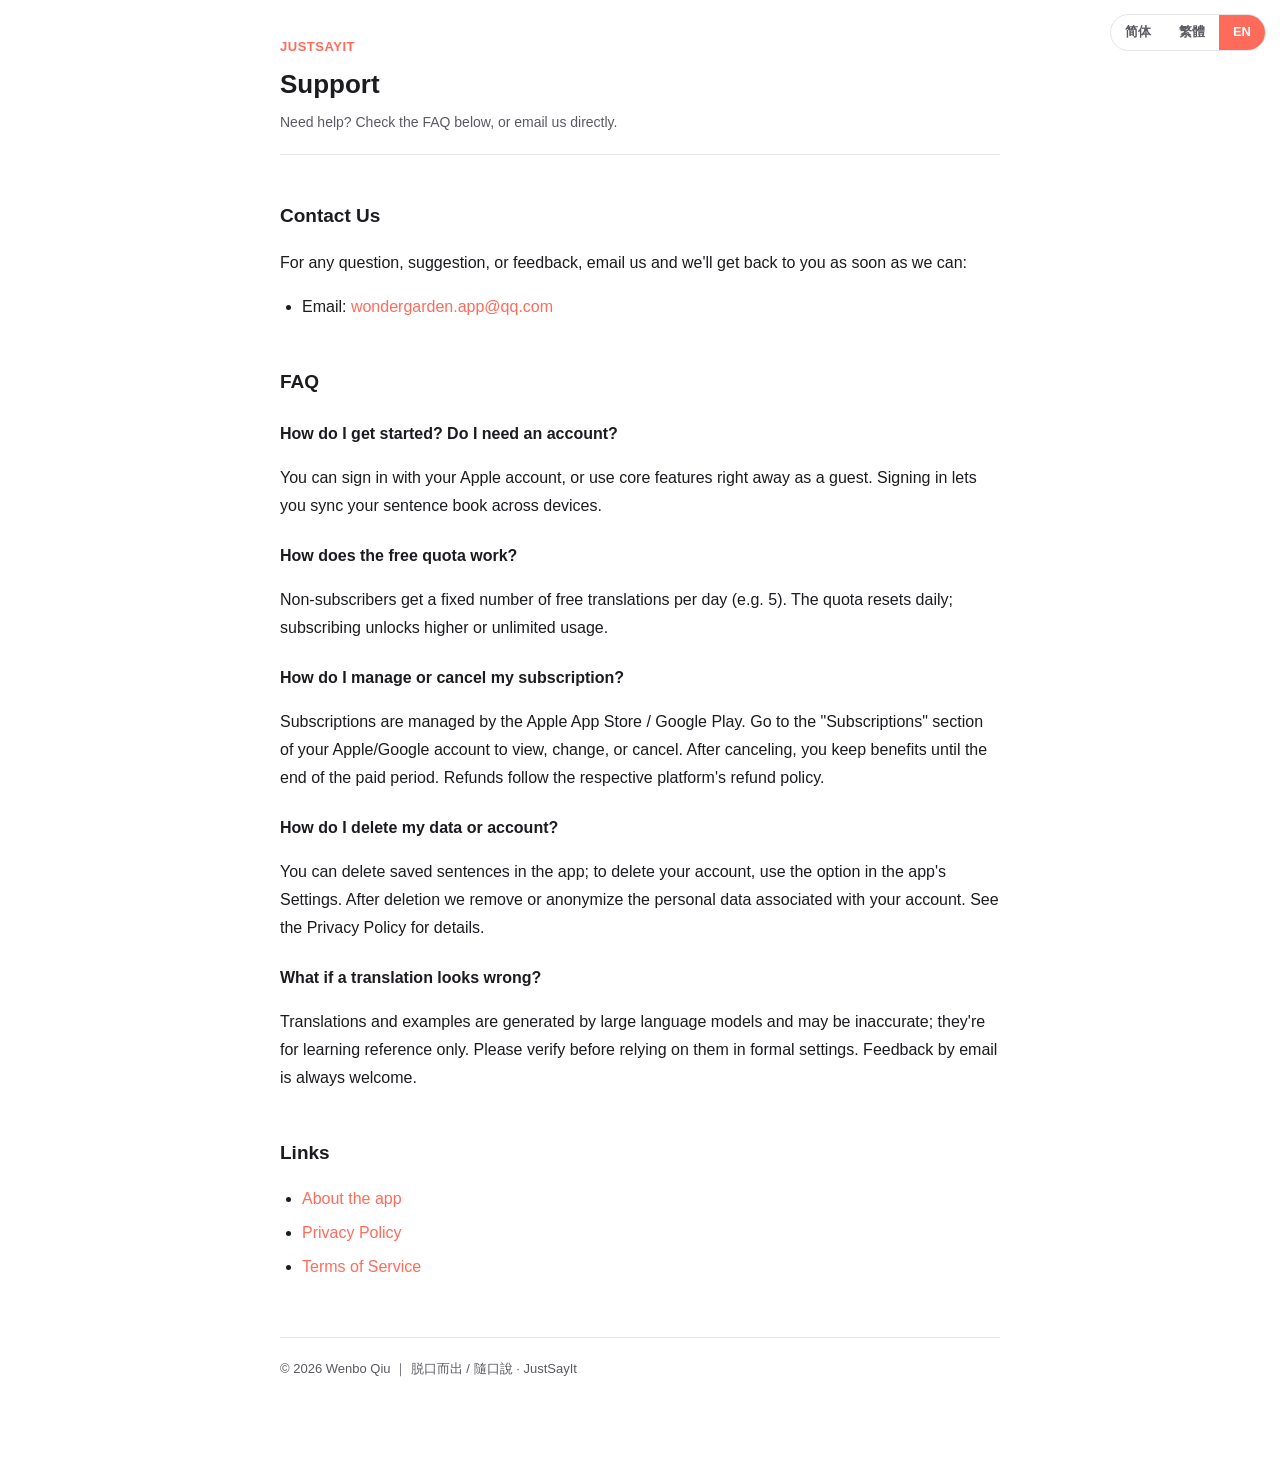
<file: support.html>
<!DOCTYPE html>
<html lang="zh-Hant">
<head>
  <meta charset="UTF-8" />
  <meta name="viewport" content="width=device-width, initial-scale=1.0" />
  <meta name="robots" content="index,follow" />
  <title>隨口說 · JustSayIt — 技術支援 / Support</title>
  <link rel="stylesheet" href="shared/base.css" />
  <style>
    .lang-switch {
      position: fixed; top: 14px; right: 14px; z-index: 20;
      display: inline-flex; background: var(--bg); border: 1px solid var(--border);
      border-radius: 999px; overflow: hidden; font-size: 13px; font-weight: 600;
    }
    .lang-switch button { border: none; background: transparent; color: var(--fg-muted); padding: 6px 14px; cursor: pointer; font: inherit; }
    .lang-switch button.on { background: var(--accent); color: #fff; }
    .lang-hant, .lang-hans, .lang-en { display: none; }
    body.l-hant .lang-hant { display: inline; }
    body.l-hans .lang-hans { display: inline; }
    body.l-en  .lang-en  { display: inline; }
    .faq-q { font-weight: 600; margin: 22px 0 6px; }
  </style>
</head>
<body class="l-hant">
  <div class="lang-switch">
    <button data-lang="hans">简体</button>
    <button data-lang="hant" class="on">繁體</button>
    <button data-lang="en">EN</button>
  </div>

  <div class="wrap">
    <header class="doc-header">
      <span class="app">
        <span class="lang-hant">隨口說 · JustSayIt</span>
        <span class="lang-hans">脱口而出 · JustSayIt</span>
        <span class="lang-en">JustSayIt</span>
      </span>
      <h1><span class="lang-hant">技術支援</span><span class="lang-hans">技术支持</span><span class="lang-en">Support</span></h1>
      <p class="meta">
        <span class="lang-hant">需要協助嗎？先看下方常見問題，或直接寫信給我們。</span>
        <span class="lang-hans">需要帮助吗？先看下方常见问题，或直接写信给我们。</span>
        <span class="lang-en">Need help? Check the FAQ below, or email us directly.</span>
      </p>
    </header>

    <h2><span class="lang-hant">聯絡我們</span><span class="lang-hans">联系我们</span><span class="lang-en">Contact Us</span></h2>
    <p>
      <span class="lang-hant">任何問題、建議或意見，歡迎來信，我們會盡快回覆：</span>
      <span class="lang-hans">任何问题、建议或意见，欢迎来信，我们会尽快回复：</span>
      <span class="lang-en">For any question, suggestion, or feedback, email us and we'll get back to you as soon as we can:</span>
    </p>
    <ul>
      <li>Email: <a href="mailto:wondergarden.app@qq.com">wondergarden.app@qq.com</a></li>
    </ul>

    <h2><span class="lang-hant">常見問題</span><span class="lang-hans">常见问题</span><span class="lang-en">FAQ</span></h2>

    <p class="faq-q"><span class="lang-hant">如何開始使用？需要註冊嗎？</span><span class="lang-hans">如何开始使用？需要注册吗？</span><span class="lang-en">How do I get started? Do I need an account?</span></p>
    <p>
      <span class="lang-hant">您可以用 Apple 帳號登入，或以訪客方式直接使用基礎功能。登入後可在多台裝置間同步您的句子本。</span>
      <span class="lang-hans">您可以用 Apple 账号登录，或以游客方式直接使用基础功能。登录后可在多台设备间同步您的句子本。</span>
      <span class="lang-en">You can sign in with your Apple account, or use core features right away as a guest. Signing in lets you sync your sentence book across devices.</span>
    </p>

    <p class="faq-q"><span class="lang-hant">免費額度是怎麼算的？</span><span class="lang-hans">免费额度是怎么算的？</span><span class="lang-en">How does the free quota work?</span></p>
    <p>
      <span class="lang-hant">未訂閱使用者每日有固定次數的免費翻譯額度（如每日 5 次）。額度每天重置；訂閱後可獲得更高或不限次數的使用權益。</span>
      <span class="lang-hans">未订阅用户每日有固定次数的免费翻译额度（如每日 5 次）。额度每天重置；订阅后可获得更高或不限次数的使用权益。</span>
      <span class="lang-en">Non-subscribers get a fixed number of free translations per day (e.g. 5). The quota resets daily; subscribing unlocks higher or unlimited usage.</span>
    </p>

    <p class="faq-q"><span class="lang-hant">如何管理或取消訂閱？</span><span class="lang-hans">如何管理或取消订阅？</span><span class="lang-en">How do I manage or cancel my subscription?</span></p>
    <p>
      <span class="lang-hant">訂閱由 Apple App Store / Google Play 管理。請至 Apple／Google 帳戶的「訂閱」設定中查看、變更或取消。取消後仍可使用已付費週期內的權益至到期為止。退款適用相應平台的退款政策。</span>
      <span class="lang-hans">订阅由 Apple App Store / Google Play 管理。请到 Apple／Google 账户的"订阅"设置中查看、变更或取消。取消后仍可使用已付费周期内的权益至到期为止。退款适用相应平台的退款政策。</span>
      <span class="lang-en">Subscriptions are managed by the Apple App Store / Google Play. Go to the "Subscriptions" section of your Apple/Google account to view, change, or cancel. After canceling, you keep benefits until the end of the paid period. Refunds follow the respective platform's refund policy.</span>
    </p>

    <p class="faq-q"><span class="lang-hant">如何刪除句子本內容或註銷帳號？</span><span class="lang-hans">如何删除句子本内容或注销账号？</span><span class="lang-en">How do I delete my data or account?</span></p>
    <p>
      <span class="lang-hant">您可在應用程式內刪除收藏的句子；如需註銷帳號，請於應用程式「設定」中操作。註銷後我們將刪除或匿名化與您帳號關聯的個人資料。詳見隱私權政策。</span>
      <span class="lang-hans">您可在应用内删除收藏的句子；如需注销账号，请在应用"设置"中操作。注销后我们将删除或匿名化与您账号关联的个人信息。详见隐私政策。</span>
      <span class="lang-en">You can delete saved sentences in the app; to delete your account, use the option in the app's Settings. After deletion we remove or anonymize the personal data associated with your account. See the Privacy Policy for details.</span>
    </p>

    <p class="faq-q"><span class="lang-hant">翻譯結果不準確怎麼辦？</span><span class="lang-hans">翻译结果不准确怎么办？</span><span class="lang-en">What if a translation looks wrong?</span></p>
    <p>
      <span class="lang-hant">翻譯與例句由大型語言模型生成，可能存在不準確之處，僅供學習參考。正式場合使用前請自行核實。歡迎來信回饋以幫助我們改進。</span>
      <span class="lang-hans">翻译与例句由大语言模型生成，可能存在不准确之处，仅供学习参考。正式场合使用前请自行核实。欢迎来信反馈以帮助我们改进。</span>
      <span class="lang-en">Translations and examples are generated by large language models and may be inaccurate; they're for learning reference only. Please verify before relying on them in formal settings. Feedback by email is always welcome.</span>
    </p>

    <h2><span class="lang-hant">相關連結</span><span class="lang-hans">相关链接</span><span class="lang-en">Links</span></h2>
    <ul>
      <li><a href="marketing.html"><span class="lang-hant">產品介紹</span><span class="lang-hans">产品介绍</span><span class="lang-en">About the app</span></a></li>
      <li><a href="privacy.html"><span class="lang-hant">隱私權政策</span><span class="lang-hans">隐私政策</span><span class="lang-en">Privacy Policy</span></a></li>
      <li><a href="terms.html"><span class="lang-hant">服務條款</span><span class="lang-hans">服务条款</span><span class="lang-en">Terms of Service</span></a></li>
    </ul>

    <footer class="doc-footer">
      © 2026 Wenbo Qiu ｜ 脱口而出 / 隨口說 · JustSayIt
    </footer>
  </div>

  <script>
    const btns = [...document.querySelectorAll(".lang-switch button")];
    function setLang(lang) {
      document.body.className = "l-" + lang;
      document.documentElement.lang = lang === "en" ? "en" : (lang === "hans" ? "zh-Hans" : "zh-Hant");
      btns.forEach(b => b.classList.toggle("on", b.dataset.lang === lang));
    }
    btns.forEach(b => b.addEventListener("click", () => setLang(b.dataset.lang)));
    const nav = (navigator.language || "").toLowerCase();
    let def = "hant";
    if (nav.startsWith("zh")) def = /(cn|sg|hans)/.test(nav) ? "hans" : "hant";
    else if (nav) def = "en";
    setLang(def);
  </script>
</body>
</html>
</file>
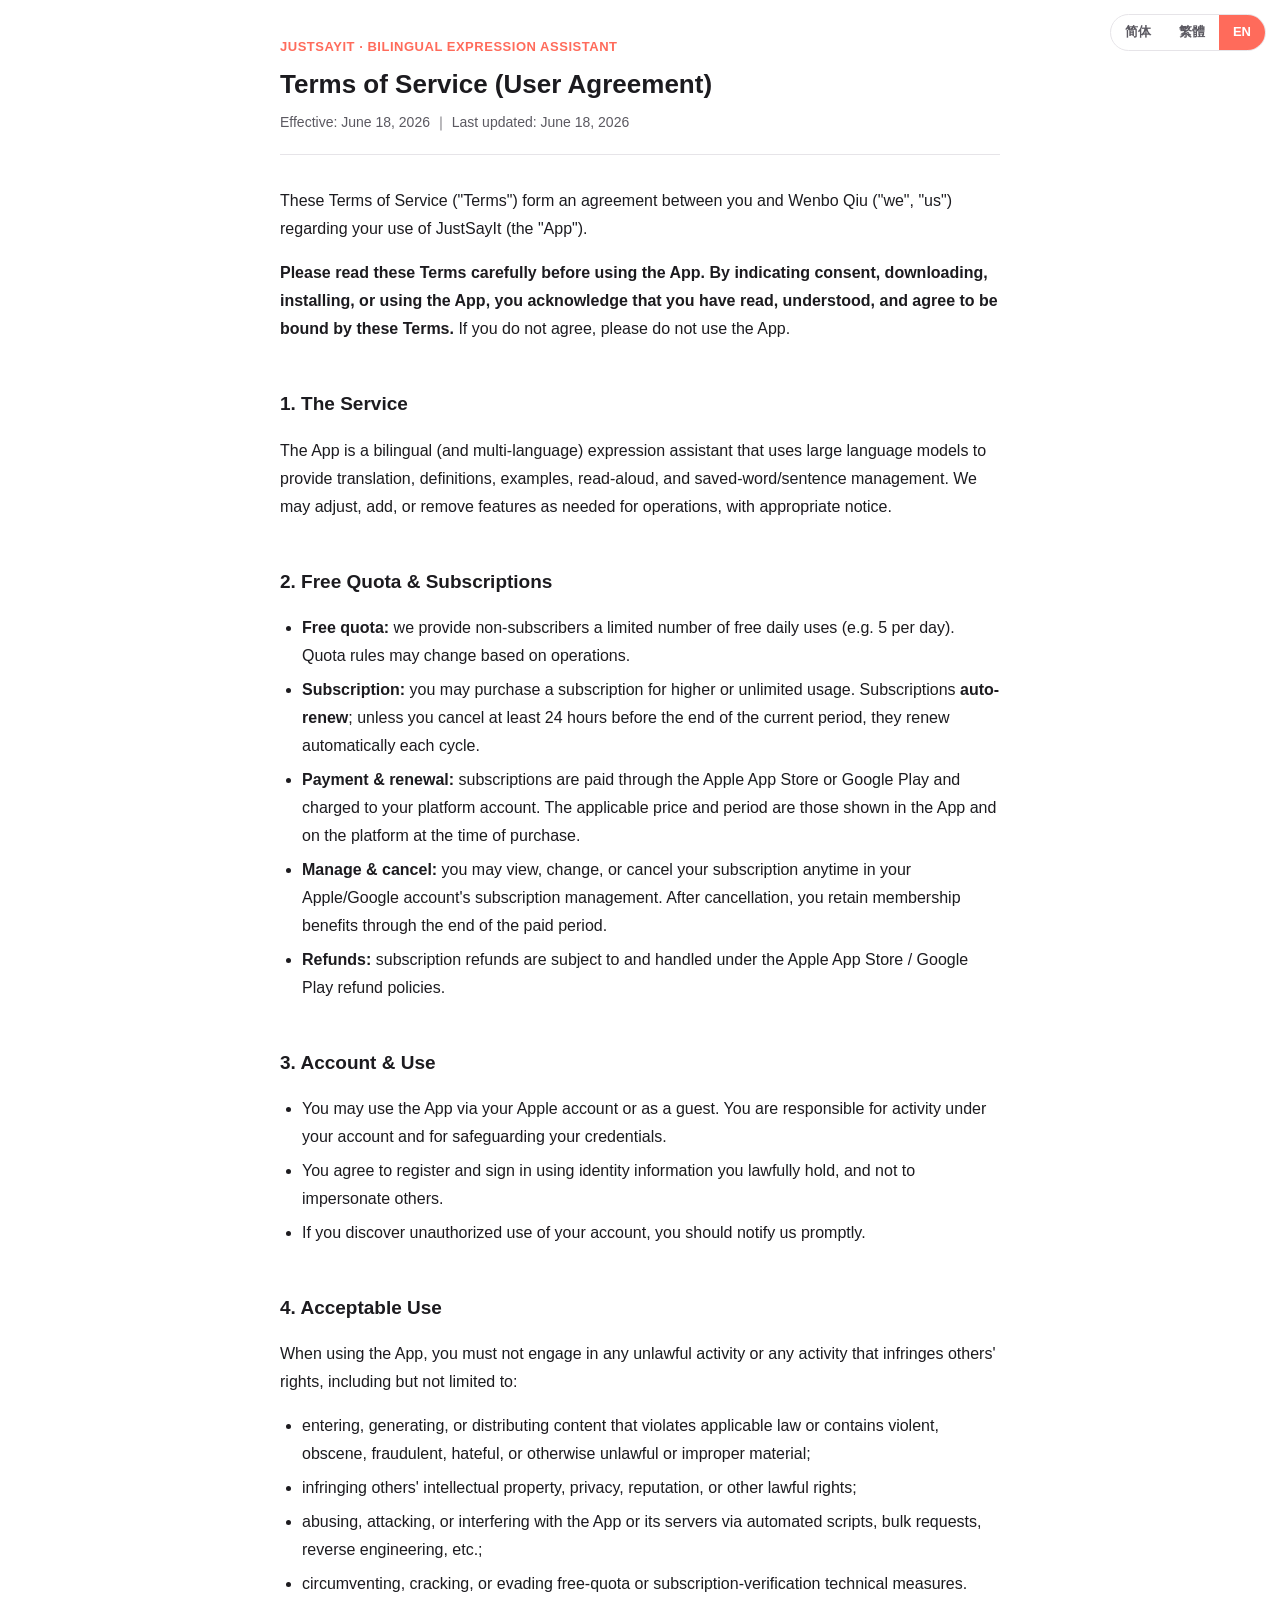
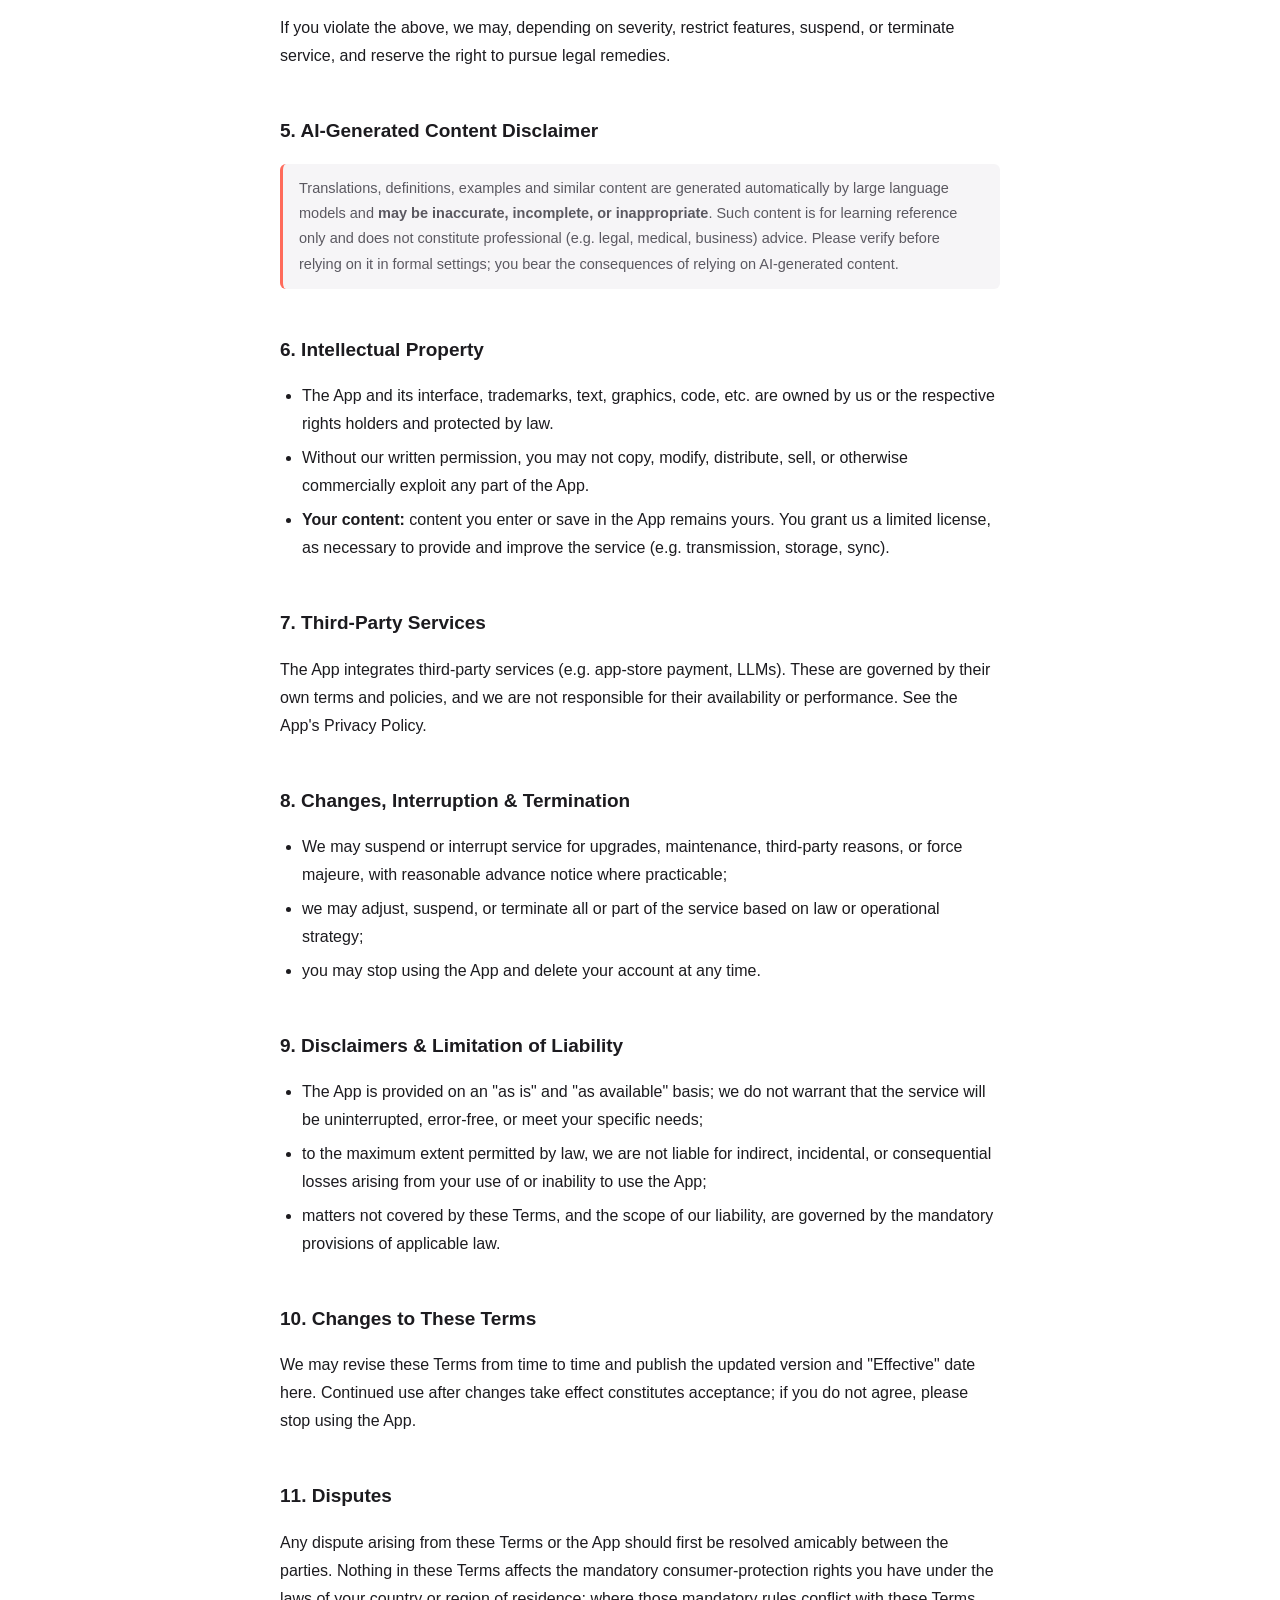
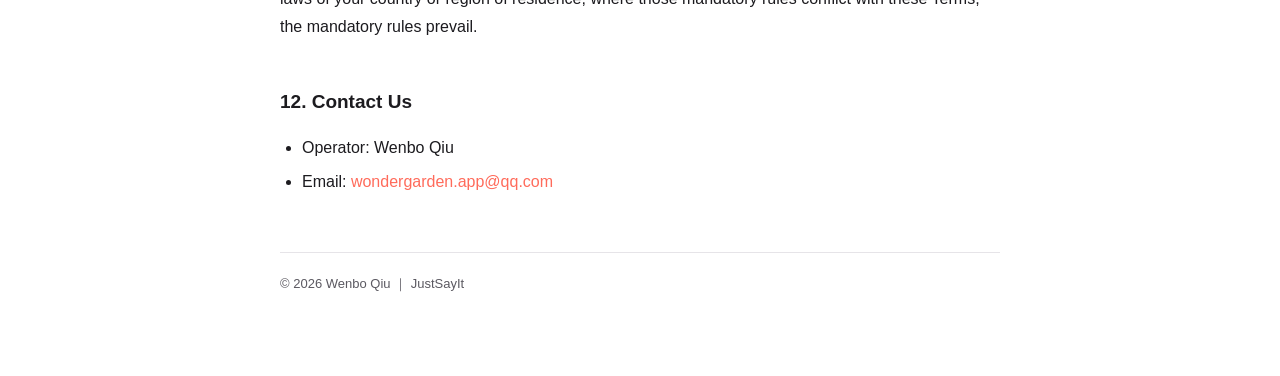
<file: terms.html>
<!DOCTYPE html>
<html lang="zh-Hant">
<head>
  <meta charset="UTF-8" />
  <meta name="viewport" content="width=device-width, initial-scale=1.0" />
  <meta name="robots" content="index,follow" />
  <title>服務條款 · 服务条款 · Terms of Service</title>
  <link rel="stylesheet" href="shared/base.css" />
  <style>
    .lang-switch {
      position: fixed; top: 14px; right: 14px; z-index: 20;
      display: inline-flex; background: var(--bg); border: 1px solid var(--border);
      border-radius: 999px; overflow: hidden; font-size: 13px; font-weight: 600;
    }
    .lang-switch button { border: none; background: transparent; color: var(--fg-muted); padding: 6px 14px; cursor: pointer; font: inherit; }
    .lang-switch button.on { background: var(--accent); color: #fff; }
    .lang-hant, .lang-hans, .lang-en { display: none; }
    body.l-hant .lang-hant { display: block; }
    body.l-hans .lang-hans { display: block; }
    body.l-en  .lang-en  { display: block; }
  </style>
</head>
<body class="l-hant">
  <div class="lang-switch">
    <button data-lang="hans">简体</button>
    <button data-lang="hant" class="on">繁體</button>
    <button data-lang="en">EN</button>
  </div>

  <!-- ───────── 繁體中文 ───────── -->
  <div class="wrap lang-hant">
    <header class="doc-header">
      <span class="app">隨口說 · 道地英文脫口來</span>
      <h1>服務條款（使用者協議）</h1>
      <p class="meta">生效日期：2026 年 6 月 18 日 ｜ 最後更新：2026 年 6 月 18 日</p>
    </header>

    <p>本《服務條款》（以下簡稱「本條款」）是您與 Wenbo Qiu（以下簡稱「我們」）之間就您使用 隨口說（道地英文脫口來，以下簡稱「本應用程式」）所訂立的協議。</p>
    <p><strong>請您在使用本應用程式前仔細閱讀本條款。當您勾選同意、下載、安裝或使用本應用程式，即表示您已閱讀、理解並同意接受本條款之全部內容。</strong>若您不同意本條款，請勿使用本應用程式。</p>

    <h2>一、服務內容</h2>
    <p>本應用程式是一款中英（及其他支援語種）表達輔助工具，藉助大型語言模型為您提供翻譯、釋義、例句、朗讀、生詞與句子收藏管理等功能。我們有權根據營運需要對服務功能進行調整、增加或減少，並會以適當方式予以公告。</p>

    <h2>二、免費額度與會員訂閱</h2>
    <ul>
      <li><strong>免費額度：</strong>我們為未訂閱使用者提供每日有限次數的免費使用額度（如每日 5 次）。額度規則可能依營運情況調整。</li>
      <li><strong>會員訂閱：</strong>您可透過購買訂閱獲得更高或不限次數的使用權益。訂閱為<strong>自動續訂</strong>，除非您在當前訂閱期結束前至少 24 小時取消，否則將按週期自動續費。</li>
      <li><strong>付款與續訂：</strong>訂閱透過 Apple App Store 或 Google Play 完成付款，費用將由相應平台帳戶扣取。訂閱的具體價格、週期以您下單時應用程式內及平台顯示者為準。</li>
      <li><strong>管理與取消：</strong>您可隨時於 Apple／Google 帳戶的訂閱管理中查看、變更或取消訂閱。取消後，您仍可使用已付費週期內的會員權益至到期為止。</li>
      <li><strong>退款：</strong>訂閱退款適用並遵循 Apple App Store／Google Play 之退款政策，由相應平台處理。</li>
    </ul>

    <h2>三、帳號與使用</h2>
    <ul>
      <li>您可透過 Apple 帳號或訪客方式使用本應用程式。您應對帳號下的活動負責，並妥善保管登入憑證。</li>
      <li>您承諾以您本人合法持有的身分資訊進行註冊與登入，不得冒用他人身分。</li>
      <li>如發現帳號被未經授權使用，您應及時通知我們。</li>
    </ul>

    <h2>四、使用者行為規範</h2>
    <p>您在使用本應用程式時，不得利用本應用程式從事任何違法或侵害他人權益的行為，包括但不限於：</p>
    <ul>
      <li>輸入、生成或傳播違反適用法律、含有暴力、淫穢、詐騙、仇恨或其他違法不當資訊的內容；</li>
      <li>侵犯他人智慧財產權、隱私權、名譽權等合法權益；</li>
      <li>透過自動化指令碼、批量請求、逆向工程等方式濫用、攻擊或干擾本應用程式及其伺服器的正常運行；</li>
      <li>繞過、破解或規避免費額度、訂閱核驗等技術措施。</li>
    </ul>
    <p>如您違反上述規定，我們有權視情節採取限制功能、暫停或終止服務等措施，並保留追究法律責任之權利。</p>

    <h2>五、AI 生成內容免責</h2>
    <div class="note">本應用程式的翻譯、釋義、例句等內容由大型語言模型自動生成，<strong>可能存在不準確、不完整或不恰當之處</strong>。相關內容僅供學習參考，不構成任何專業（如法律、醫療、商業等）建議。請您在正式場合使用前自行核實，因依賴 AI 生成內容所產生之後果由您自行承擔。</div>

    <h2>六、智慧財產權</h2>
    <ul>
      <li>本應用程式及其包含的介面、商標、文字、圖形、程式碼等，相關智慧財產權歸我們或權利人所有，受法律保護。</li>
      <li>未經我們書面許可，您不得複製、修改、傳播、出售或以其他方式商業利用本應用程式的任何部分。</li>
      <li><strong>使用者內容：</strong>您透過本應用程式輸入或收藏的內容，其權利仍歸您所有。您授予我們為提供與改善服務所必需的、有限的使用授權（如傳輸、儲存、同步）。</li>
    </ul>

    <h2>七、第三方服務</h2>
    <p>本應用程式整合了第三方服務（如應用程式商店付款、大型語言模型等）。這些第三方服務受其各自條款與政策約束，我們對第三方服務的可用性與表現不承擔責任。詳見本應用程式《隱私權政策》。</p>

    <h2>八、服務的變更、中斷與終止</h2>
    <ul>
      <li>我們可能因升級、維護、第三方原因或不可抗力而暫停或中斷服務，將盡合理努力提前告知；</li>
      <li>我們有權基於法律或營運策略調整、暫停或終止全部或部分服務；</li>
      <li>您可隨時停止使用並註銷帳號。</li>
    </ul>

    <h2>九、免責聲明與責任限制</h2>
    <ul>
      <li>本應用程式按「現狀」與「現有」基礎提供，我們不對服務絕對不中斷、無錯誤或完全滿足您的特定需求作出保證；</li>
      <li>在適用法律允許的最大範圍內，對於因使用或無法使用本應用程式而導致的間接、偶然或後果性損失，我們不承擔責任；</li>
      <li>本條款未盡事宜，以及我們對您承擔責任的範圍，均以適用法律的強制性規定為準。</li>
    </ul>

    <h2>十、條款的變更</h2>
    <p>我們可能適時修訂本條款，並在本頁面公布更新版本及「生效日期」。變更生效後您繼續使用本應用程式，即視為您接受修訂後的條款；如不同意，請停止使用。</p>

    <h2>十一、爭議解決</h2>
    <p>因本條款或本應用程式產生的任何爭議，雙方應先以友好協商方式解決。本條款不影響您依所在國家／地區法律所享有的強制性消費者權利；該等強制性規定與本條款不一致時，以強制性規定為準。</p>

    <h2>十二、聯絡我們</h2>
    <ul>
      <li>營運方：Wenbo Qiu</li>
      <li>聯絡信箱：<a href="mailto:wondergarden.app@qq.com">wondergarden.app@qq.com</a></li>
    </ul>

    <footer class="doc-footer">© 2026 Wenbo Qiu ｜ 隨口說 道地英文脫口來</footer>
  </div>

  <!-- ───────── 简体中文 ───────── -->
  <div class="wrap lang-hans">
    <header class="doc-header">
      <span class="app">脱口而出 · 地道口语翻译</span>
      <h1>服务条款（用户协议）</h1>
      <p class="meta">生效日期：2026 年 6 月 18 日 ｜ 最近更新：2026 年 6 月 18 日</p>
    </header>

    <p>本《服务条款》（以下简称"本条款"）是您与 Wenbo Qiu（以下简称"我们"）之间就您使用 脱口而出（地道口语翻译，以下简称"本应用"）所订立的协议。</p>
    <p><strong>请您在使用本应用前仔细阅读本条款。当您勾选同意、下载、安装或使用本应用，即表示您已阅读、理解并同意接受本条款的全部内容。</strong>如您不同意本条款，请勿使用本应用。</p>

    <h2>一、服务内容</h2>
    <p>本应用是一款中英（及其他支持语种）表达辅助工具，借助大语言模型为您提供翻译、释义、例句、朗读、生词与句子收藏管理等功能。我们有权根据运营需要对服务功能进行调整、增加或减少，并会以适当方式予以公告。</p>

    <h2>二、免费额度与会员订阅</h2>
    <ul>
      <li><strong>免费额度：</strong>我们为未订阅用户提供每日有限次数的免费使用额度（如每日 5 次）。额度规则可能根据运营情况调整。</li>
      <li><strong>会员订阅：</strong>您可通过购买订阅获得更高或不限次数的使用权益。订阅为<strong>自动续订</strong>，除非您在当前订阅期结束前至少 24 小时取消，否则将按周期自动续费。</li>
      <li><strong>支付与续订：</strong>订阅通过 Apple App Store 或 Google Play 完成支付，费用将由相应平台账户扣取。订阅的具体价格、周期以您下单时应用内及平台展示为准。</li>
      <li><strong>管理与取消：</strong>您可随时在 Apple／Google 账户的订阅管理中查看、变更或取消订阅。取消后，您仍可使用已付费周期内的会员权益至到期为止。</li>
      <li><strong>退款：</strong>订阅退款适用并遵循 Apple App Store／Google Play 的退款政策，由相应平台处理。</li>
    </ul>

    <h2>三、账号与使用</h2>
    <ul>
      <li>您可通过 Apple 账号或游客方式使用本应用。您应对账号下的活动负责，并妥善保管登录凭证。</li>
      <li>您承诺以您本人合法持有的身份信息进行注册与登录，不得冒用他人身份。</li>
      <li>如发现账号被未经授权使用，您应及时通知我们。</li>
    </ul>

    <h2>四、用户行为规范</h2>
    <p>您在使用本应用时，不得利用本应用从事任何违法或侵害他人权益的行为，包括但不限于：</p>
    <ul>
      <li>输入、生成或传播违反适用法律、含有暴力、淫秽、欺诈、仇恨或其他违法不当信息的内容；</li>
      <li>侵犯他人知识产权、隐私权、名誉权等合法权益；</li>
      <li>通过自动化脚本、批量请求、逆向工程等方式滥用、攻击或干扰本应用及其服务器的正常运行；</li>
      <li>绕过、破解或规避免费额度、订阅校验等技术措施。</li>
    </ul>
    <p>如您违反上述规定，我们有权视情节采取限制功能、暂停或终止服务等措施，并保留追究法律责任的权利。</p>

    <h2>五、AI 生成内容免责</h2>
    <div class="note">本应用的翻译、释义、例句等内容由大语言模型自动生成，<strong>可能存在不准确、不完整或不恰当之处</strong>。相关内容仅供学习参考，不构成任何专业（如法律、医疗、商业等）建议。请您在正式场合使用前自行核实，因依赖 AI 生成内容所产生的后果由您自行承担。</div>

    <h2>六、知识产权</h2>
    <ul>
      <li>本应用及其包含的界面、商标、文字、图形、代码等，相关知识产权归我们或权利人所有，受法律保护。</li>
      <li>未经我们书面许可，您不得复制、修改、传播、出售或以其他方式商业利用本应用的任何部分。</li>
      <li><strong>用户内容：</strong>您通过本应用输入或收藏的内容，其权利仍归您所有。您授予我们为提供和改进服务所必需的、有限的使用许可（如传输、存储、同步）。</li>
    </ul>

    <h2>七、第三方服务</h2>
    <p>本应用集成了第三方服务（如应用商店支付、大语言模型等）。这些第三方服务受其各自条款与政策约束，我们对第三方服务的可用性与表现不承担责任。详见本应用《隐私政策》。</p>

    <h2>八、服务的变更、中断与终止</h2>
    <ul>
      <li>我们可能因升级、维护、第三方原因或不可抗力而暂停或中断服务，将尽合理努力提前告知；</li>
      <li>我们有权基于法律或运营策略调整、暂停或终止全部或部分服务；</li>
      <li>您可随时停止使用并注销账号。</li>
    </ul>

    <h2>九、免责声明与责任限制</h2>
    <ul>
      <li>本应用按"现状"和"现有"基础提供，我们不对服务绝对不中断、无错误或完全满足您的特定需求作出保证；</li>
      <li>在适用法律允许的最大范围内，对于因使用或无法使用本应用而导致的间接、偶然或后果性损失，我们不承担责任；</li>
      <li>本条款未尽事宜，以及我们对您承担责任的范围，均以适用法律的强制性规定为准。</li>
    </ul>

    <h2>十、条款的变更</h2>
    <p>我们可能适时修订本条款，并在本页面公布更新版本及"生效日期"。变更生效后您继续使用本应用，即视为您接受修订后的条款；如不同意，请停止使用。</p>

    <h2>十一、争议解决</h2>
    <p>因本条款或本应用产生的任何争议，双方应先以友好协商方式解决。本条款不影响您依所在国家／地区法律所享有的强制性消费者权利；该等强制性规定与本条款不一致时，以强制性规定为准。</p>

    <h2>十二、联系我们</h2>
    <ul>
      <li>运营方：Wenbo Qiu</li>
      <li>联系邮箱：<a href="mailto:wondergarden.app@qq.com">wondergarden.app@qq.com</a></li>
    </ul>

    <footer class="doc-footer">© 2026 Wenbo Qiu ｜ 脱口而出 地道口语翻译</footer>
  </div>

  <!-- ───────── English ───────── -->
  <div class="wrap lang-en">
    <header class="doc-header">
      <span class="app">JustSayIt · Bilingual Expression Assistant</span>
      <h1>Terms of Service (User Agreement)</h1>
      <p class="meta">Effective: June 18, 2026 ｜ Last updated: June 18, 2026</p>
    </header>

    <p>These Terms of Service ("Terms") form an agreement between you and Wenbo Qiu ("we", "us") regarding your use of JustSayIt (the "App").</p>
    <p><strong>Please read these Terms carefully before using the App. By indicating consent, downloading, installing, or using the App, you acknowledge that you have read, understood, and agree to be bound by these Terms.</strong> If you do not agree, please do not use the App.</p>

    <h2>1. The Service</h2>
    <p>The App is a bilingual (and multi-language) expression assistant that uses large language models to provide translation, definitions, examples, read-aloud, and saved-word/sentence management. We may adjust, add, or remove features as needed for operations, with appropriate notice.</p>

    <h2>2. Free Quota &amp; Subscriptions</h2>
    <ul>
      <li><strong>Free quota:</strong> we provide non-subscribers a limited number of free daily uses (e.g. 5 per day). Quota rules may change based on operations.</li>
      <li><strong>Subscription:</strong> you may purchase a subscription for higher or unlimited usage. Subscriptions <strong>auto-renew</strong>; unless you cancel at least 24 hours before the end of the current period, they renew automatically each cycle.</li>
      <li><strong>Payment &amp; renewal:</strong> subscriptions are paid through the Apple App Store or Google Play and charged to your platform account. The applicable price and period are those shown in the App and on the platform at the time of purchase.</li>
      <li><strong>Manage &amp; cancel:</strong> you may view, change, or cancel your subscription anytime in your Apple/Google account's subscription management. After cancellation, you retain membership benefits through the end of the paid period.</li>
      <li><strong>Refunds:</strong> subscription refunds are subject to and handled under the Apple App Store / Google Play refund policies.</li>
    </ul>

    <h2>3. Account &amp; Use</h2>
    <ul>
      <li>You may use the App via your Apple account or as a guest. You are responsible for activity under your account and for safeguarding your credentials.</li>
      <li>You agree to register and sign in using identity information you lawfully hold, and not to impersonate others.</li>
      <li>If you discover unauthorized use of your account, you should notify us promptly.</li>
    </ul>

    <h2>4. Acceptable Use</h2>
    <p>When using the App, you must not engage in any unlawful activity or any activity that infringes others' rights, including but not limited to:</p>
    <ul>
      <li>entering, generating, or distributing content that violates applicable law or contains violent, obscene, fraudulent, hateful, or otherwise unlawful or improper material;</li>
      <li>infringing others' intellectual property, privacy, reputation, or other lawful rights;</li>
      <li>abusing, attacking, or interfering with the App or its servers via automated scripts, bulk requests, reverse engineering, etc.;</li>
      <li>circumventing, cracking, or evading free-quota or subscription-verification technical measures.</li>
    </ul>
    <p>If you violate the above, we may, depending on severity, restrict features, suspend, or terminate service, and reserve the right to pursue legal remedies.</p>

    <h2>5. AI-Generated Content Disclaimer</h2>
    <div class="note">Translations, definitions, examples and similar content are generated automatically by large language models and <strong>may be inaccurate, incomplete, or inappropriate</strong>. Such content is for learning reference only and does not constitute professional (e.g. legal, medical, business) advice. Please verify before relying on it in formal settings; you bear the consequences of relying on AI-generated content.</div>

    <h2>6. Intellectual Property</h2>
    <ul>
      <li>The App and its interface, trademarks, text, graphics, code, etc. are owned by us or the respective rights holders and protected by law.</li>
      <li>Without our written permission, you may not copy, modify, distribute, sell, or otherwise commercially exploit any part of the App.</li>
      <li><strong>Your content:</strong> content you enter or save in the App remains yours. You grant us a limited license, as necessary to provide and improve the service (e.g. transmission, storage, sync).</li>
    </ul>

    <h2>7. Third-Party Services</h2>
    <p>The App integrates third-party services (e.g. app-store payment, LLMs). These are governed by their own terms and policies, and we are not responsible for their availability or performance. See the App's Privacy Policy.</p>

    <h2>8. Changes, Interruption &amp; Termination</h2>
    <ul>
      <li>We may suspend or interrupt service for upgrades, maintenance, third-party reasons, or force majeure, with reasonable advance notice where practicable;</li>
      <li>we may adjust, suspend, or terminate all or part of the service based on law or operational strategy;</li>
      <li>you may stop using the App and delete your account at any time.</li>
    </ul>

    <h2>9. Disclaimers &amp; Limitation of Liability</h2>
    <ul>
      <li>The App is provided on an "as is" and "as available" basis; we do not warrant that the service will be uninterrupted, error-free, or meet your specific needs;</li>
      <li>to the maximum extent permitted by law, we are not liable for indirect, incidental, or consequential losses arising from your use of or inability to use the App;</li>
      <li>matters not covered by these Terms, and the scope of our liability, are governed by the mandatory provisions of applicable law.</li>
    </ul>

    <h2>10. Changes to These Terms</h2>
    <p>We may revise these Terms from time to time and publish the updated version and "Effective" date here. Continued use after changes take effect constitutes acceptance; if you do not agree, please stop using the App.</p>

    <h2>11. Disputes</h2>
    <p>Any dispute arising from these Terms or the App should first be resolved amicably between the parties. Nothing in these Terms affects the mandatory consumer-protection rights you have under the laws of your country or region of residence; where those mandatory rules conflict with these Terms, the mandatory rules prevail.</p>

    <h2>12. Contact Us</h2>
    <ul>
      <li>Operator: Wenbo Qiu</li>
      <li>Email: <a href="mailto:wondergarden.app@qq.com">wondergarden.app@qq.com</a></li>
    </ul>

    <footer class="doc-footer">© 2026 Wenbo Qiu ｜ JustSayIt</footer>
  </div>

  <script>
    const btns = [...document.querySelectorAll(".lang-switch button")];
    function setLang(lang) {
      document.body.className = "l-" + lang;
      document.documentElement.lang = lang === "en" ? "en" : (lang === "hans" ? "zh-Hans" : "zh-Hant");
      btns.forEach(b => b.classList.toggle("on", b.dataset.lang === lang));
      window.scrollTo(0, 0);
    }
    btns.forEach(b => b.addEventListener("click", () => setLang(b.dataset.lang)));
    const nav = (navigator.language || "").toLowerCase();
    let def = "hant";
    if (nav.startsWith("zh")) def = /(cn|sg|hans)/.test(nav) ? "hans" : "hant";
    else if (nav) def = "en";
    setLang(def);
  </script>
</body>
</html>
</file>
<file: shared/base.css>
/* WonderGarden 共享基础样式 —— 各 app 法务/落地页复用 */
:root {
  --fg: #1c1b1f;
  --fg-muted: #5b5961;
  --bg: #ffffff;
  --bg-soft: #f6f5f7;
  --accent: #ff6b5b;
  --border: #e6e4e8;
  --max-width: 760px;
}

* { box-sizing: border-box; }

html { -webkit-text-size-adjust: 100%; }

body {
  margin: 0;
  color: var(--fg);
  background: var(--bg);
  font-family: -apple-system, BlinkMacSystemFont, "Segoe UI", "PingFang TC",
    "PingFang SC", "Hiragino Sans GB", "Microsoft JhengHei", "Microsoft YaHei",
    Roboto, Helvetica, Arial, sans-serif;
  font-size: 16px;
  line-height: 1.75;
  -webkit-font-smoothing: antialiased;
}

.wrap {
  max-width: var(--max-width);
  margin: 0 auto;
  padding: 32px 20px 80px;
}

header.doc-header {
  margin-bottom: 32px;
  padding-bottom: 20px;
  border-bottom: 1px solid var(--border);
}

header.doc-header .app {
  display: inline-block;
  font-size: 13px;
  font-weight: 600;
  letter-spacing: 0.04em;
  color: var(--accent);
  text-transform: uppercase;
  margin-bottom: 8px;
}

h1 { font-size: 26px; line-height: 1.35; margin: 0 0 8px; }
h2 {
  font-size: 19px;
  margin: 40px 0 12px;
  padding-top: 4px;
}
h3 { font-size: 16px; margin: 24px 0 8px; }

.meta { color: var(--fg-muted); font-size: 14px; margin: 4px 0 0; }

p, li { color: var(--fg); }
ul, ol { padding-left: 22px; }
li { margin: 6px 0; }

a { color: var(--accent); text-decoration: none; }
a:hover { text-decoration: underline; }

table {
  width: 100%;
  border-collapse: collapse;
  margin: 16px 0;
  font-size: 14.5px;
}
th, td {
  border: 1px solid var(--border);
  padding: 10px 12px;
  text-align: left;
  vertical-align: top;
}
th { background: var(--bg-soft); font-weight: 600; }

.note {
  background: var(--bg-soft);
  border-left: 3px solid var(--accent);
  padding: 12px 16px;
  border-radius: 6px;
  margin: 16px 0;
  font-size: 14.5px;
  color: var(--fg-muted);
}

.placeholder {
  background: #fff3cd;
  border: 1px dashed #d9a400;
  border-radius: 4px;
  padding: 0 4px;
  color: #7a5b00;
  font-size: 0.92em;
}

footer.doc-footer {
  margin-top: 56px;
  padding-top: 20px;
  border-top: 1px solid var(--border);
  color: var(--fg-muted);
  font-size: 13px;
}

@media (prefers-color-scheme: dark) {
  :root {
    --fg: #e7e5ea;
    --fg-muted: #a8a5ad;
    --bg: #161518;
    --bg-soft: #211f24;
    --border: #322f37;
  }
}
</file>
